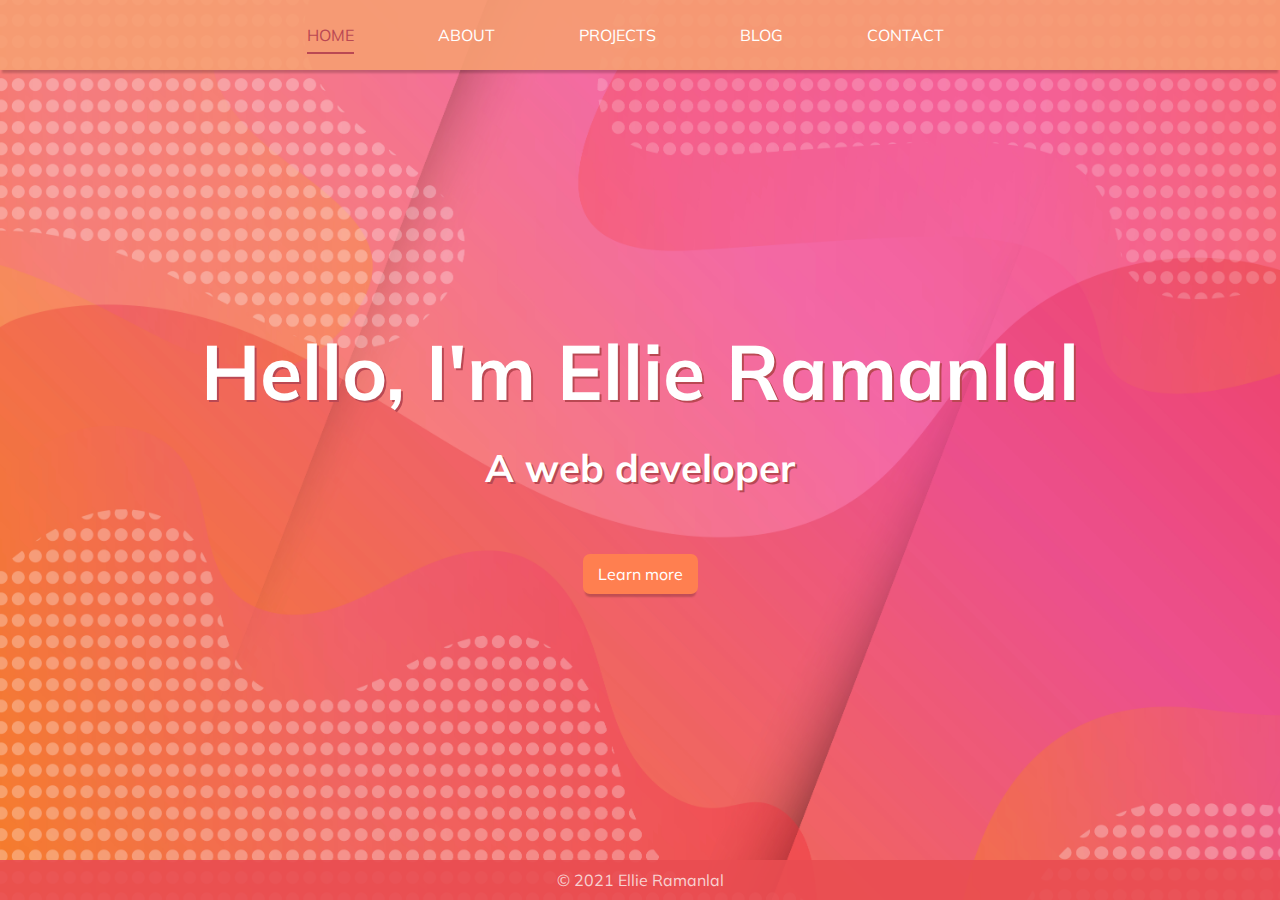
<file: index.html>
<!DOCTYPE html>
<html lang="en">
<head>
    <meta charset="UTF-8">
    <meta http-equiv="X-UA-Compatible" content="IE=edge">
    <meta name="viewport" content="width=device-width, initial-scale=1.0">
    <link rel="stylesheet" type="text/css" href="styles/style.css" integrity="sha256-dE/B58XxLx8MT/kk7cCvzgg24zRgCTwfHvhFJI1jzsI">
    <link href="https://fonts.googleapis.com/css2?family=Mulish:wght@400&display=swap" rel="stylesheet">
    <link rel="apple-touch-icon" sizes="180x180" href="images/apple-touch-icon.png">
    <link rel="icon" type="image/png" sizes="32x32" href="images/favicon-32x32.png">
    <link rel="icon" type="image/png" sizes="16x16" href="images/favicon-16x16.png">
    <link rel="manifest" href="images/site.webmanifest">
    <title>Ellie Ramanlal | Web Developer</title>
</head>

<body>

    <div class="page-container">

        <div class="content-wrap">

            <!-- navigation bar -->
            
            <header>
                <nav class="nav">
                    <label for="toggle">&#9776</label>
                    <input type="checkbox" id="toggle">
                    <div class="menu">
                        <a class="active" href="index.html">Home</a>
                        <a href="about.html">About</a>
                        <a href="projects.html">Projects</a>
                        <a href="blog.html">Blog</a>
                        <a href="contact.html">Contact</a>
                    </div>
                </nav>
            </header>

            <!-- page content -->

            <main class="home-content">
                <h1>Hello, I'm Ellie Ramanlal</h1>
                <h2>A web developer</h2>
                <!-- button linking to next page -->
                <a class="page-link" href="about.html">Learn more</a>
            </main>

        </div>

        <!-- footer -->

        <footer class="footer">
            <p>© 2021 Ellie Ramanlal</p>
        </footer>
    
    </div>   

</body>
</html>
</file>
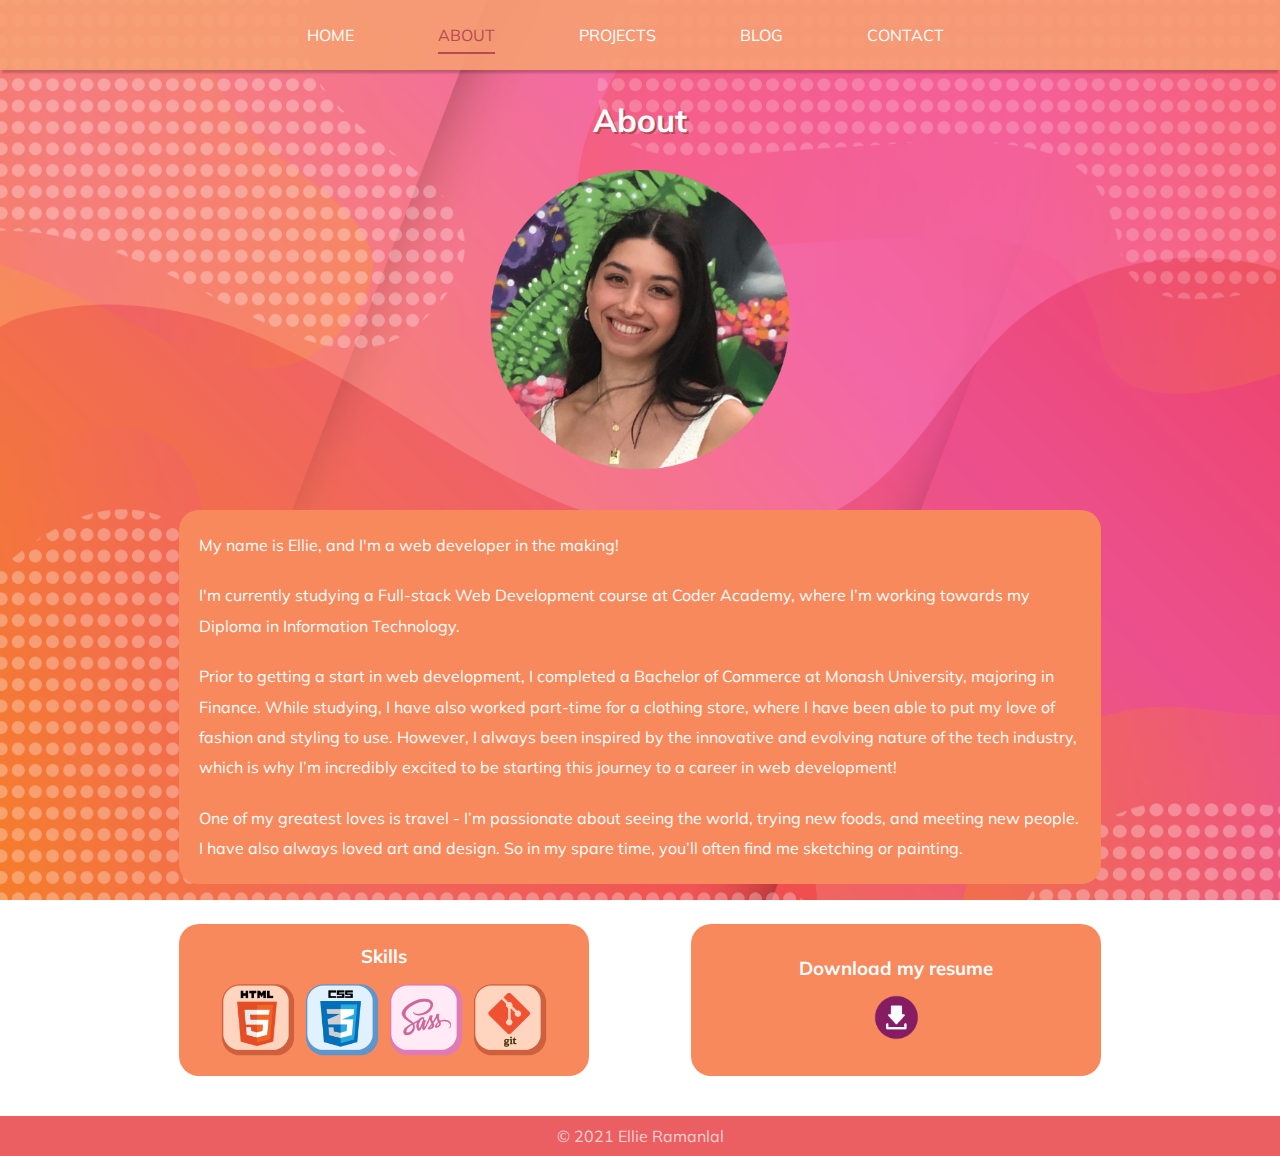
<file: about.html>
<!DOCTYPE html>
<html lang="en">
  <head>
    <meta charset="UTF-8">
    <meta http-equiv="X-UA-Compatible" content="IE=edge">
    <meta name="viewport" content="width=device-width, initial-scale=1.0">
    <link rel="stylesheet" type="text/css" href="styles/style.css" integrity="sha256-dE/B58XxLx8MT/kk7cCvzgg24zRgCTwfHvhFJI1jzsI">
    <link href="https://fonts.googleapis.com/css2?family=Mulish:wght@400&display=swap" rel="stylesheet">
    <link rel="apple-touch-icon" sizes="180x180" href="images/apple-touch-icon.png">
    <link rel="icon" type="image/png" sizes="32x32" href="images/favicon-32x32.png">
    <link rel="icon" type="image/png" sizes="16x16" href="images/favicon-16x16.png">
    <link rel="manifest" href="images/site.webmanifest">
    <title>About</title>
  </head>

  <body>

    <div class="page-container">
      
        <div class="content-wrap">

            <!-- navigation bar -->

            <header>
                <nav class="nav">
                    <label for="toggle">&#9776</label>
                    <input type="checkbox" id="toggle">
                    <div class="menu">
                        <a href="index.html">Home</a>
                        <a class="active" href="about.html">About</a>
                        <a href="projects.html">Projects</a>
                        <a href="blog.html">Blog</a>
                        <a href="contact.html">Contact</a>
                    </div>
                </nav>
            </header>

            <!-- page content -->

            <main>
                <h1 class="main-title">About</h1>

                <!-- bio section -->
                
                <section class="profile">

                    <img src="images/profile-pic.png" alt="profile pic">
                    
                    <div class="bio">
                        <p>My name is Ellie, and I'm a web developer in the making! </p>
                        <p>I'm currently studying a Full-stack Web Development course at Coder Academy, where I’m working towards my Diploma in Information Technology.</p>
                        <p>Prior to getting a start in web development, I completed a Bachelor of Commerce at Monash University, majoring in Finance. While studying, I have also worked part-time for a clothing store, where I have been able to put my love of fashion and styling to use. However, I always been inspired by the innovative and evolving nature of the tech industry, which is why I’m incredibly excited to be starting this journey to a career in web development!</p>
                        <p>One of my greatest loves is travel - I’m passionate about seeing the world, trying new foods, and meeting new people. I have also always loved art and design. So in my spare time, you’ll often find me sketching or painting.</p>
                    </div>
                    
                </section>

                <section class="experience">

                    <!-- skills list -->

                    <div class="skills">
                        <h3>Skills</h3>

                        <div class="skill-icons">
                            <img src="images/html-icon.png" alt="html icon">
                            <img src="images/css-icon.png" alt="css icon">
                            <img src="images/sass-icon.png" alt="sass icon">
                            <img src="images/git-icon.png" alt="git icon">
                        </div>
                    </div>

                    <!-- resume download -->

                    <div class="resume">
                        <h3>Download my resume</h3>
                        <a href="pdf/ellieramanlal_resume.pdf" download><img src="images/download.png" alt="download icon"></a>
                    </div>

                </section>

            </main>
        </div>

        <!-- footer -->

        <footer class="footer">
            <p>© 2021 Ellie Ramanlal</p>
        </footer>

    </div>

  </body>
</html>
</file>
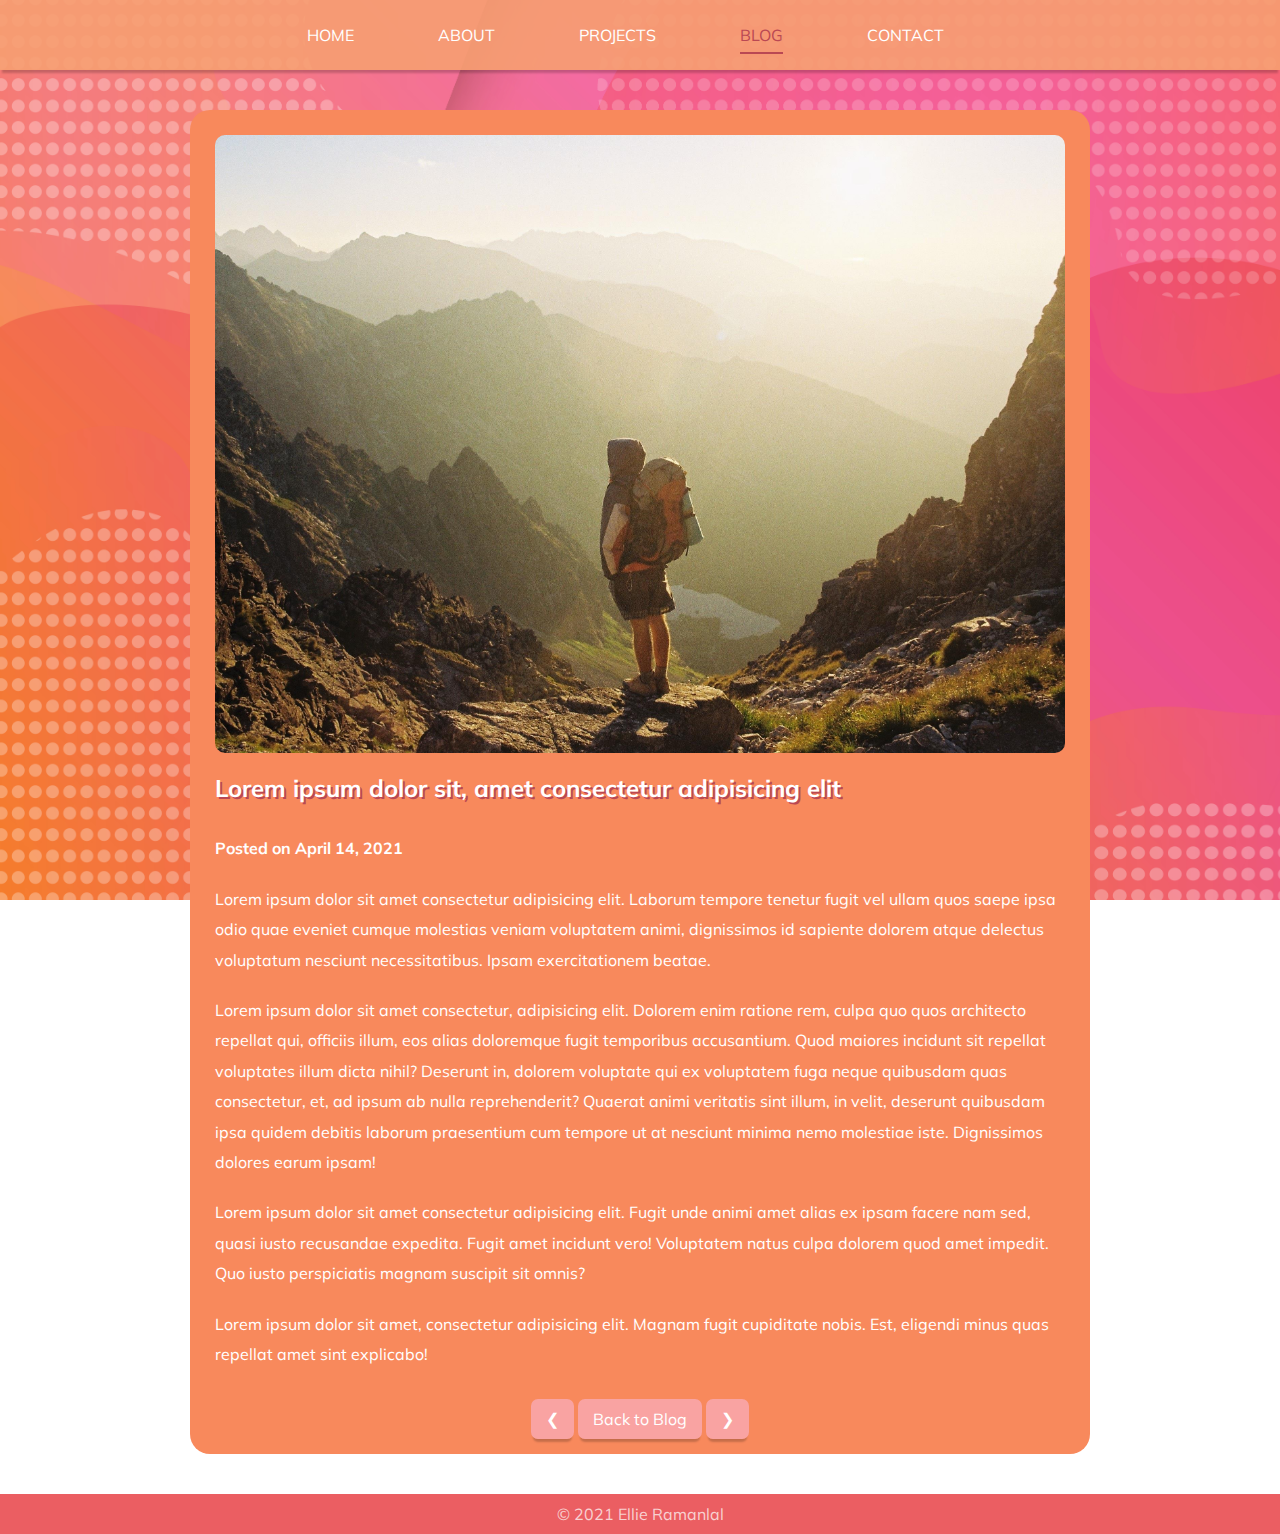
<file: blog-post-1.html>
<!DOCTYPE html>
<html lang="en">
<head>
    <meta charset="UTF-8">
    <meta http-equiv="X-UA-Compatible" content="IE=edge">
    <meta name="viewport" content="width=device-width, initial-scale=1.0">
    <link rel="stylesheet" type="text/css" href="styles/style.css" integrity="sha256-dE/B58XxLx8MT/kk7cCvzgg24zRgCTwfHvhFJI1jzsI">
    <link href="https://fonts.googleapis.com/css2?family=Mulish:wght@400&display=swap" rel="stylesheet">
    <link rel="apple-touch-icon" sizes="180x180" href="images/apple-touch-icon.png">
    <link rel="icon" type="image/png" sizes="32x32" href="images/favicon-32x32.png">
    <link rel="icon" type="image/png" sizes="16x16" href="images/favicon-16x16.png">
    <link rel="manifest" href="images/site.webmanifest">
    <title>Blog Post 1</title>
</head>

<body>

    <div class="page-container">

        <div class="content-wrap">

            <!-- navigation bar -->

            <header>
                <nav class="nav">
                    <label for="toggle">&#9776</label>
                    <input type="checkbox" id="toggle">
                    <div class="menu">
                        <a href="index.html">Home</a>
                        <a href="about.html">About</a>
                        <a href="projects.html">Projects</a>
                        <a class="active" href="blog.html">Blog</a>
                        <a href="contact.html">Contact</a>
                    </div>
                </nav>
            </header>

            <!-- page content -->

            <main>

                <!-- blog image and full text -->

                <article class="blog-content">
                    <img src="images/blog1.jpeg" alt="blog post image">
                    <h2>Lorem ipsum dolor sit, amet consectetur adipisicing elit</h2>
                    <p class="date-posted">Posted on April 14, 2021</p>
                    <p>Lorem ipsum dolor sit amet consectetur adipisicing elit. Laborum tempore tenetur fugit vel ullam quos saepe ipsa odio quae eveniet cumque molestias veniam voluptatem animi, dignissimos id sapiente dolorem atque delectus voluptatum nesciunt necessitatibus. Ipsam exercitationem beatae.</p>
                    <p>Lorem ipsum dolor sit amet consectetur, adipisicing elit. Dolorem enim ratione rem, culpa quo quos architecto repellat qui, officiis illum, eos alias doloremque fugit temporibus accusantium. Quod maiores incidunt sit repellat voluptates illum dicta nihil? Deserunt in, dolorem voluptate qui ex voluptatem fuga neque quibusdam quas consectetur, et, ad ipsum ab nulla reprehenderit? Quaerat animi veritatis sint illum, in velit, deserunt quibusdam ipsa quidem debitis laborum praesentium cum tempore ut at nesciunt minima nemo molestiae iste. Dignissimos dolores earum ipsam!</p>
                    <p>Lorem ipsum dolor sit amet consectetur adipisicing elit. Fugit unde animi amet alias ex ipsam facere nam sed, quasi iusto recusandae expedita. Fugit amet incidunt vero! Voluptatem natus culpa dolorem quod amet impedit. Quo iusto perspiciatis magnam suscipit sit omnis?</p>
                    <p>Lorem ipsum dolor sit amet, consectetur adipisicing elit. Magnam fugit cupiditate nobis. Est, eligendi minus quas repellat amet sint explicabo!</p>
                    
                    <!-- nav buttons for next/prev blog or back to main blog page -->

                    <div class="blog-nav">
                        <a class="read-more" href="blog-post-5.html">❮</a>
                        <a class="read-more" href="blog.html">Back to Blog</a>
                        <a class="read-more" href="blog-post-2.html">❯</a>
                    </div>
                </article>

            </main>

        </div>

        <!-- footer -->

        <footer class="footer">
            <p>© 2021 Ellie Ramanlal</p>
        </footer>
    
    </div>   

</body>
</html>
</file>
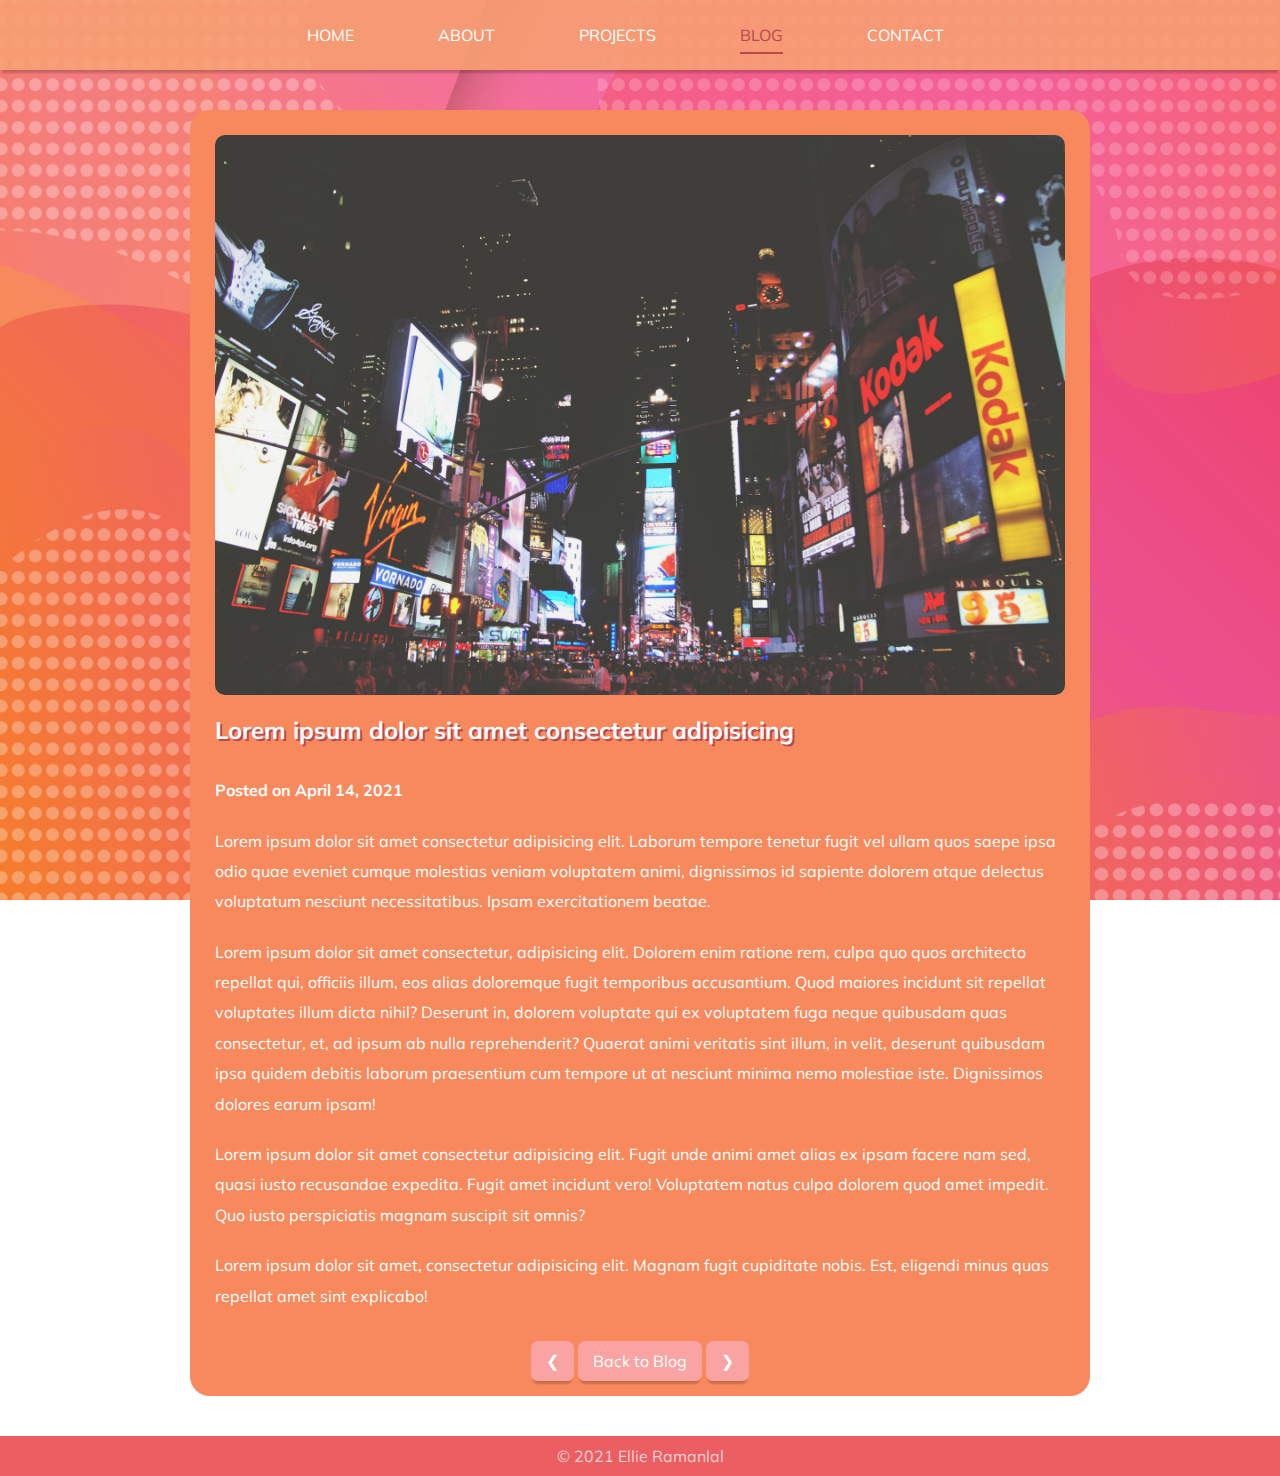
<file: blog-post-2.html>
<!DOCTYPE html>
<html lang="en">
<head>
    <meta charset="UTF-8">
    <meta http-equiv="X-UA-Compatible" content="IE=edge">
    <meta name="viewport" content="width=device-width, initial-scale=1.0">
    <link rel="stylesheet" type="text/css" href="styles/style.css" integrity="sha256-dE/B58XxLx8MT/kk7cCvzgg24zRgCTwfHvhFJI1jzsI">
    <link href="https://fonts.googleapis.com/css2?family=Mulish:wght@400&display=swap" rel="stylesheet">
    <link rel="apple-touch-icon" sizes="180x180" href="images/apple-touch-icon.png">
    <link rel="icon" type="image/png" sizes="32x32" href="images/favicon-32x32.png">
    <link rel="icon" type="image/png" sizes="16x16" href="images/favicon-16x16.png">
    <link rel="manifest" href="images/site.webmanifest">
    <title>Blog Post 2</title>
</head>

<body>

    <div class="page-container">

        <div class="content-wrap">

            <!-- navigation bar -->

            <header>
                <nav class="nav">
                    <label for="toggle">&#9776</label>
                    <input type="checkbox" id="toggle">
                    <div class="menu">
                        <a href="index.html">Home</a>
                        <a href="about.html">About</a>
                        <a href="projects.html">Projects</a>
                        <a class="active" href="blog.html">Blog</a>
                        <a href="contact.html">Contact</a>
                    </div>
                </nav>
            </header>

            <!-- page content -->

            <main>

                <!-- blog image and full text -->

                <article class="blog-content">
                    <img src="images/blog2.jpeg" alt="blog post image">
                    <h2>Lorem ipsum dolor sit amet consectetur adipisicing</h2>
                    <p class="date-posted">Posted on April 14, 2021</p>
                    <p>Lorem ipsum dolor sit amet consectetur adipisicing elit. Laborum tempore tenetur fugit vel ullam quos saepe ipsa odio quae eveniet cumque molestias veniam voluptatem animi, dignissimos id sapiente dolorem atque delectus voluptatum nesciunt necessitatibus. Ipsam exercitationem beatae.</p>
                    <p>Lorem ipsum dolor sit amet consectetur, adipisicing elit. Dolorem enim ratione rem, culpa quo quos architecto repellat qui, officiis illum, eos alias doloremque fugit temporibus accusantium. Quod maiores incidunt sit repellat voluptates illum dicta nihil? Deserunt in, dolorem voluptate qui ex voluptatem fuga neque quibusdam quas consectetur, et, ad ipsum ab nulla reprehenderit? Quaerat animi veritatis sint illum, in velit, deserunt quibusdam ipsa quidem debitis laborum praesentium cum tempore ut at nesciunt minima nemo molestiae iste. Dignissimos dolores earum ipsam!</p>
                    <p>Lorem ipsum dolor sit amet consectetur adipisicing elit. Fugit unde animi amet alias ex ipsam facere nam sed, quasi iusto recusandae expedita. Fugit amet incidunt vero! Voluptatem natus culpa dolorem quod amet impedit. Quo iusto perspiciatis magnam suscipit sit omnis?</p>
                    <p>Lorem ipsum dolor sit amet, consectetur adipisicing elit. Magnam fugit cupiditate nobis. Est, eligendi minus quas repellat amet sint explicabo!</p>

                    <!-- nav buttons for next/prev blog or back to main blog page -->

                    <div class="blog-nav">
                        <a class="read-more" href="blog-post-1.html">❮</a>
                        <a class="read-more" href="blog.html">Back to Blog</a>
                        <a class="read-more" href="blog-post-3.html">❯</a>
                    </div>
                </article>

            </main>

        </div>

        <!-- footer -->

        <footer class="footer">
            <p>© 2021 Ellie Ramanlal</p>
        </footer>
    
    </div>   

</body>
</html>
</file>
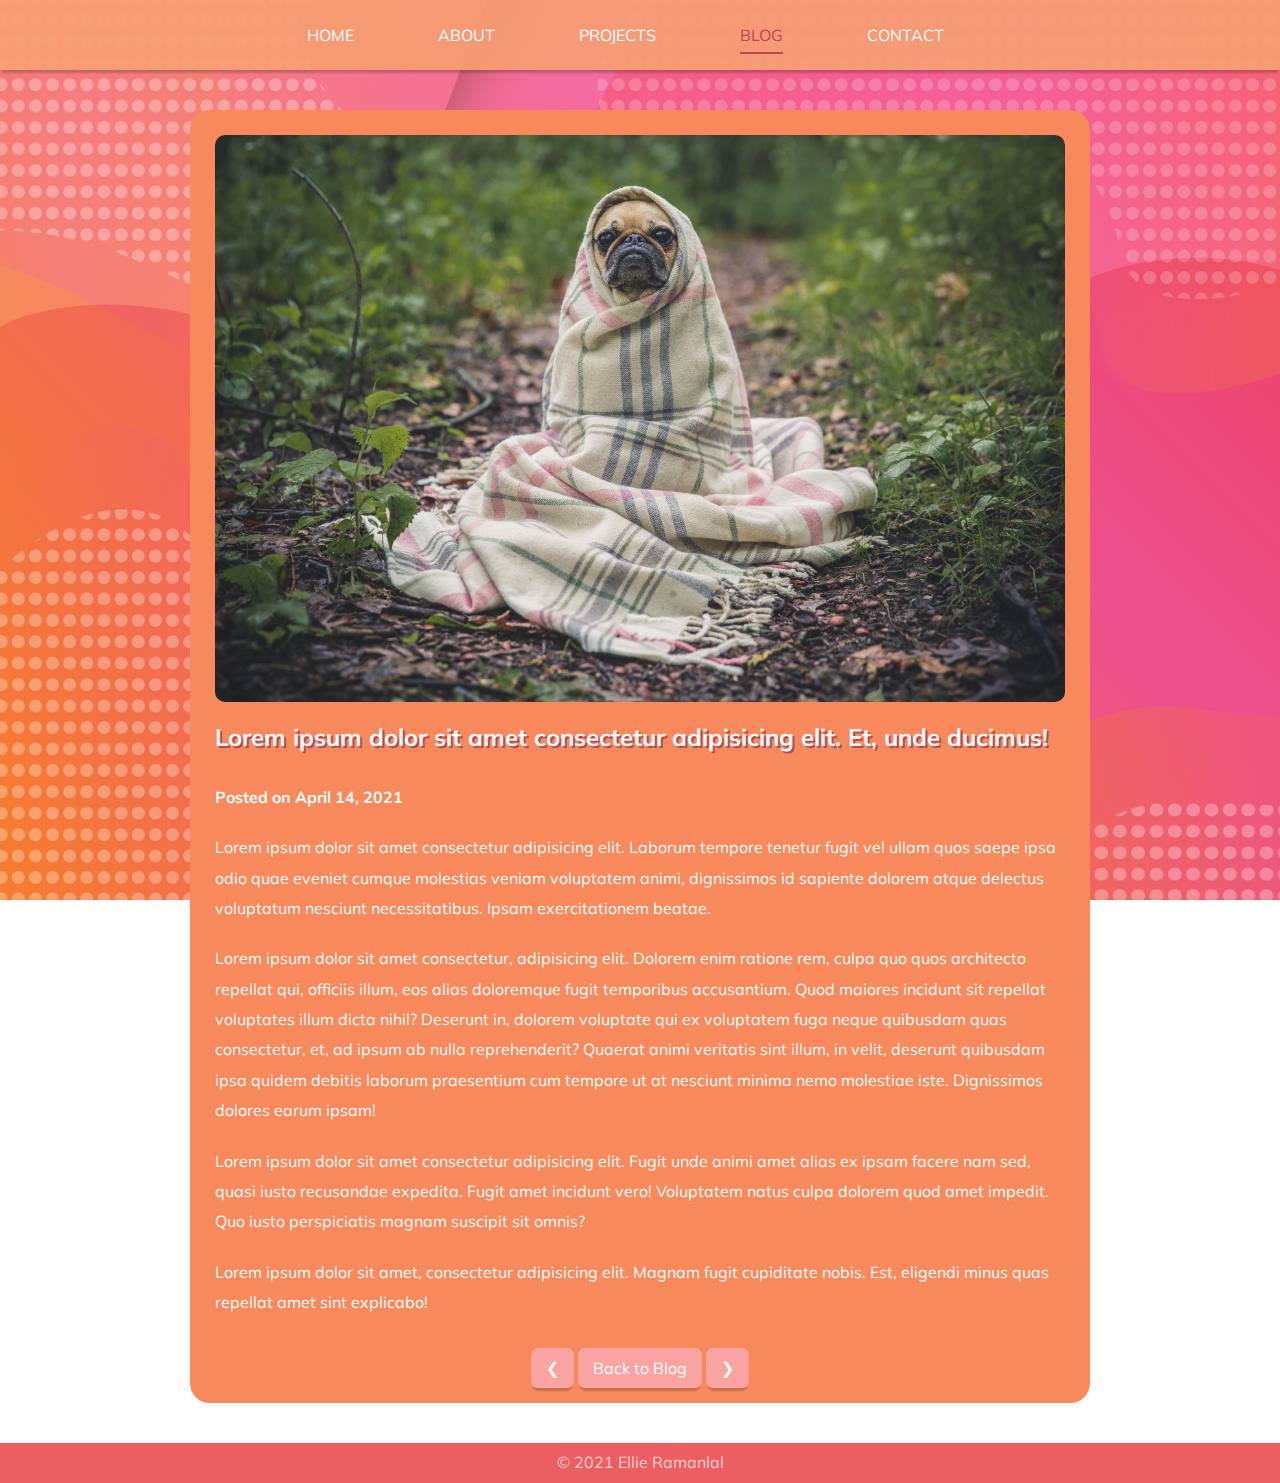
<file: blog-post-3.html>
<!DOCTYPE html>
<html lang="en">
<head>
    <meta charset="UTF-8">
    <meta http-equiv="X-UA-Compatible" content="IE=edge">
    <meta name="viewport" content="width=device-width, initial-scale=1.0">
    <link rel="stylesheet" type="text/css" href="styles/style.css" integrity="sha256-dE/B58XxLx8MT/kk7cCvzgg24zRgCTwfHvhFJI1jzsI">
    <link href="https://fonts.googleapis.com/css2?family=Mulish:wght@400&display=swap" rel="stylesheet">
    <link rel="apple-touch-icon" sizes="180x180" href="images/apple-touch-icon.png">
    <link rel="icon" type="image/png" sizes="32x32" href="images/favicon-32x32.png">
    <link rel="icon" type="image/png" sizes="16x16" href="images/favicon-16x16.png">
    <link rel="manifest" href="images/site.webmanifest">
    <title>Blog Post 3</title>
</head>

<body>

    <div class="page-container">

        <div class="content-wrap">

            <!-- navigation bar -->

            <header>
                <nav class="nav">
                    <label for="toggle">&#9776</label>
                    <input type="checkbox" id="toggle">
                    <div class="menu">
                        <a href="index.html">Home</a>
                        <a href="about.html">About</a>
                        <a href="projects.html">Projects</a>
                        <a class="active" href="blog.html">Blog</a>
                        <a href="contact.html">Contact</a>
                    </div>
                </nav>
            </header>

            <!-- page content -->

            <main>

                <!-- blog image and full text -->

                <article class="blog-content">
                    <img src="images/blog3.jpeg" alt="blog post image">
                    <h2>Lorem ipsum dolor sit amet consectetur adipisicing elit. Et, unde ducimus!</h2>
                    <p class="date-posted">Posted on April 14, 2021</p>
                    <p>Lorem ipsum dolor sit amet consectetur adipisicing elit. Laborum tempore tenetur fugit vel ullam quos saepe ipsa odio quae eveniet cumque molestias veniam voluptatem animi, dignissimos id sapiente dolorem atque delectus voluptatum nesciunt necessitatibus. Ipsam exercitationem beatae.</p>
                    <p>Lorem ipsum dolor sit amet consectetur, adipisicing elit. Dolorem enim ratione rem, culpa quo quos architecto repellat qui, officiis illum, eos alias doloremque fugit temporibus accusantium. Quod maiores incidunt sit repellat voluptates illum dicta nihil? Deserunt in, dolorem voluptate qui ex voluptatem fuga neque quibusdam quas consectetur, et, ad ipsum ab nulla reprehenderit? Quaerat animi veritatis sint illum, in velit, deserunt quibusdam ipsa quidem debitis laborum praesentium cum tempore ut at nesciunt minima nemo molestiae iste. Dignissimos dolores earum ipsam!</p>
                    <p>Lorem ipsum dolor sit amet consectetur adipisicing elit. Fugit unde animi amet alias ex ipsam facere nam sed, quasi iusto recusandae expedita. Fugit amet incidunt vero! Voluptatem natus culpa dolorem quod amet impedit. Quo iusto perspiciatis magnam suscipit sit omnis?</p>
                    <p>Lorem ipsum dolor sit amet, consectetur adipisicing elit. Magnam fugit cupiditate nobis. Est, eligendi minus quas repellat amet sint explicabo!</p>

                    <!-- nav buttons for next/prev blog or back to main blog page -->

                    <div class="blog-nav">
                        <a class="read-more" href="blog-post-2.html">❮</a>
                        <a class="read-more" href="blog.html">Back to Blog</a>
                        <a class="read-more" href="blog-post-4.html">❯</a>
                    </div>
                </article>

            </main>

        </div>

        <!-- footer -->

        <footer class="footer">
            <p>© 2021 Ellie Ramanlal</p>
        </footer>
    
    </div>   

</body>
</html>
</file>
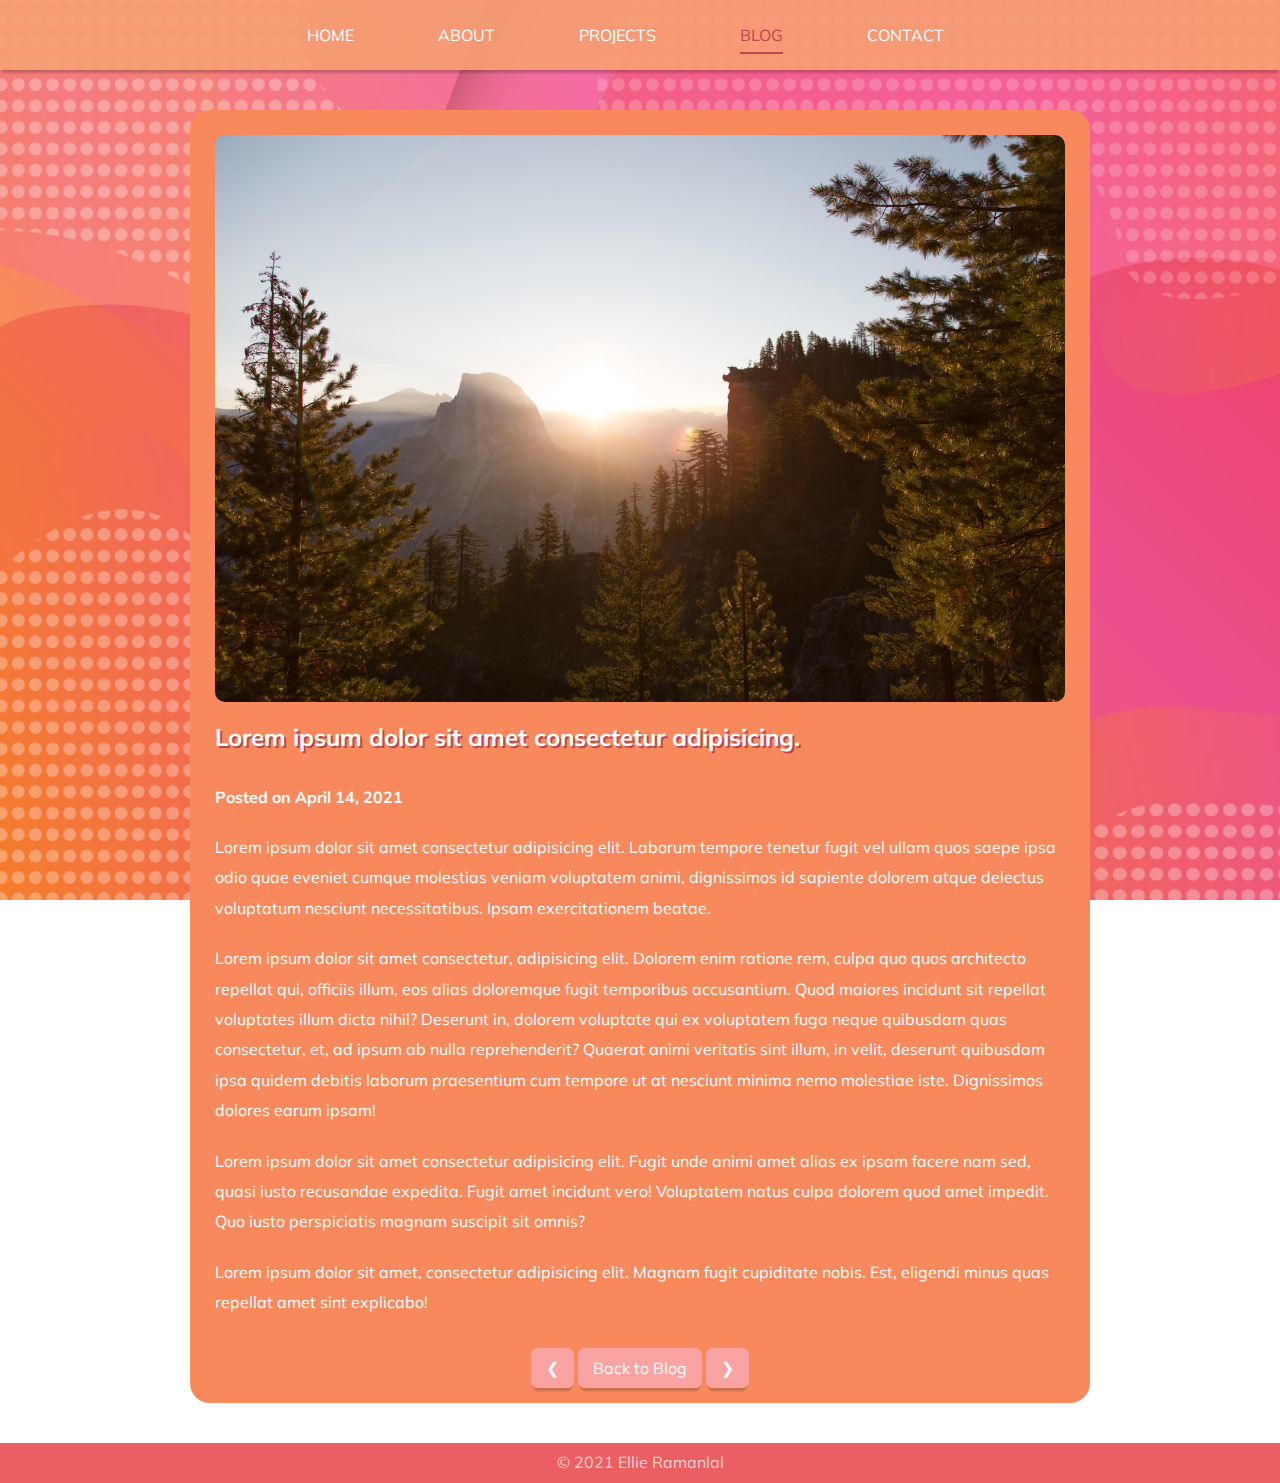
<file: blog-post-4.html>
<!DOCTYPE html>
<html lang="en">
<head>
    <meta charset="UTF-8">
    <meta http-equiv="X-UA-Compatible" content="IE=edge">
    <meta name="viewport" content="width=device-width, initial-scale=1.0">
    <link rel="stylesheet" type="text/css" href="styles/style.css" integrity="sha256-dE/B58XxLx8MT/kk7cCvzgg24zRgCTwfHvhFJI1jzsI">
    <link href="https://fonts.googleapis.com/css2?family=Mulish:wght@400&display=swap" rel="stylesheet">
    <link rel="apple-touch-icon" sizes="180x180" href="images/apple-touch-icon.png">
    <link rel="icon" type="image/png" sizes="32x32" href="images/favicon-32x32.png">
    <link rel="icon" type="image/png" sizes="16x16" href="images/favicon-16x16.png">
    <link rel="manifest" href="images/site.webmanifest">
    <title>Blog Post 4</title>
</head>

<body>

    <div class="page-container">

        <div class="content-wrap">

            <!-- navigation bar -->

            <header>
                <nav class="nav">
                    <label for="toggle">&#9776</label>
                    <input type="checkbox" id="toggle">
                    <div class="menu">
                        <a href="index.html">Home</a>
                        <a href="about.html">About</a>
                        <a href="projects.html">Projects</a>
                        <a class="active" href="blog.html">Blog</a>
                        <a href="contact.html">Contact</a>
                    </div>
                </nav>
            </header>
            
            <!-- page content -->

            <main>

                <!-- blog image and full text -->

                <article class="blog-content">
                    <img src="images/blog4.jpeg" alt="blog post image">
                    <h2>Lorem ipsum dolor sit amet consectetur adipisicing.</h2>
                    <p class="date-posted">Posted on April 14, 2021</p>
                    <p>Lorem ipsum dolor sit amet consectetur adipisicing elit. Laborum tempore tenetur fugit vel ullam quos saepe ipsa odio quae eveniet cumque molestias veniam voluptatem animi, dignissimos id sapiente dolorem atque delectus voluptatum nesciunt necessitatibus. Ipsam exercitationem beatae.</p>
                    <p>Lorem ipsum dolor sit amet consectetur, adipisicing elit. Dolorem enim ratione rem, culpa quo quos architecto repellat qui, officiis illum, eos alias doloremque fugit temporibus accusantium. Quod maiores incidunt sit repellat voluptates illum dicta nihil? Deserunt in, dolorem voluptate qui ex voluptatem fuga neque quibusdam quas consectetur, et, ad ipsum ab nulla reprehenderit? Quaerat animi veritatis sint illum, in velit, deserunt quibusdam ipsa quidem debitis laborum praesentium cum tempore ut at nesciunt minima nemo molestiae iste. Dignissimos dolores earum ipsam!</p>
                    <p>Lorem ipsum dolor sit amet consectetur adipisicing elit. Fugit unde animi amet alias ex ipsam facere nam sed, quasi iusto recusandae expedita. Fugit amet incidunt vero! Voluptatem natus culpa dolorem quod amet impedit. Quo iusto perspiciatis magnam suscipit sit omnis?</p>
                    <p>Lorem ipsum dolor sit amet, consectetur adipisicing elit. Magnam fugit cupiditate nobis. Est, eligendi minus quas repellat amet sint explicabo!</p>

                    <!-- nav buttons for next/prev blog or back to main blog page -->

                    <div class="blog-nav">
                        <a class="read-more" href="blog-post-3.html">❮</a>
                        <a class="read-more" href="blog.html">Back to Blog</a>
                        <a class="read-more" href="blog-post-5.html">❯</a>
                    </div>
                </article>

            </main>

        </div>

        <!-- footer -->

        <footer class="footer">
            <p>© 2021 Ellie Ramanlal</p>
        </footer>
    
    </div>   

</body>
</html>
</file>
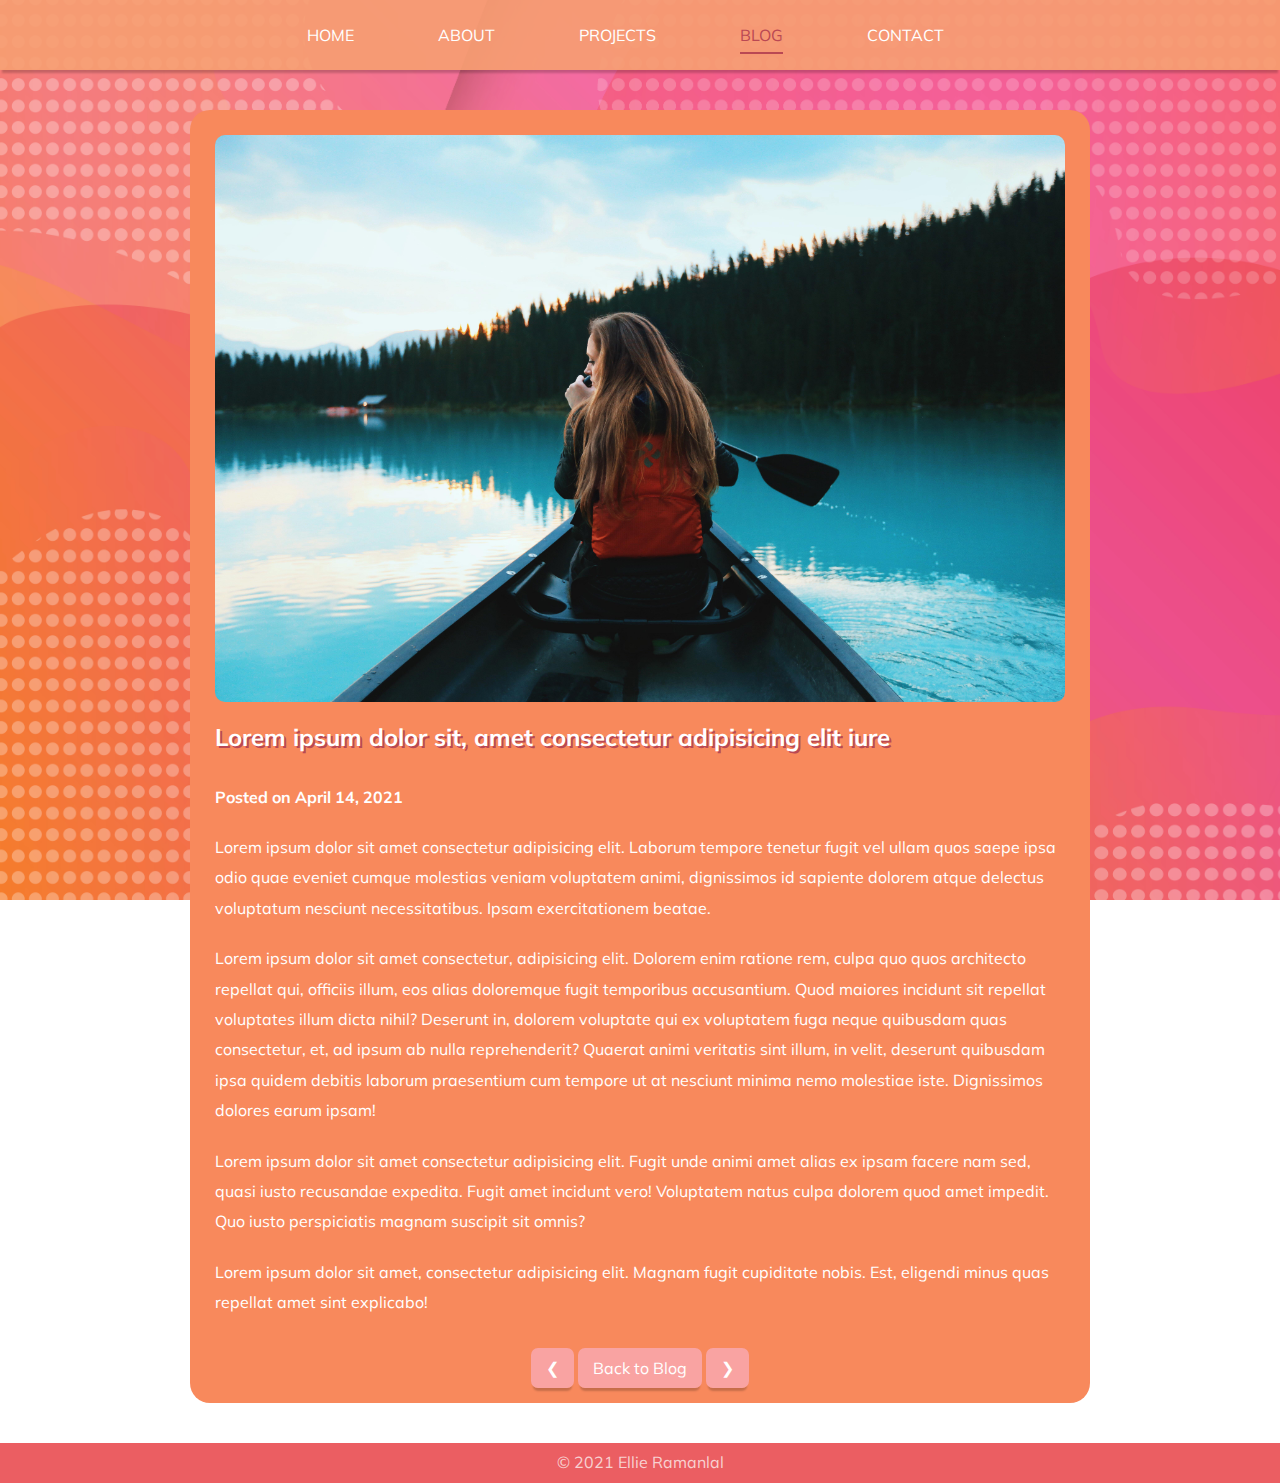
<file: blog-post-5.html>
<!DOCTYPE html>
<html lang="en">
<head>
    <meta charset="UTF-8">
    <meta http-equiv="X-UA-Compatible" content="IE=edge">
    <meta name="viewport" content="width=device-width, initial-scale=1.0">
    <link rel="stylesheet" type="text/css" href="styles/style.css" integrity="sha256-dE/B58XxLx8MT/kk7cCvzgg24zRgCTwfHvhFJI1jzsI">
    <link href="https://fonts.googleapis.com/css2?family=Mulish:wght@400&display=swap" rel="stylesheet">
    <link rel="apple-touch-icon" sizes="180x180" href="images/apple-touch-icon.png">
    <link rel="icon" type="image/png" sizes="32x32" href="images/favicon-32x32.png">
    <link rel="icon" type="image/png" sizes="16x16" href="images/favicon-16x16.png">
    <link rel="manifest" href="images/site.webmanifest">
    <title>Blog Post 5</title>
</head>

<body>

    <div class="page-container">

        <div class="content-wrap">

            <!-- navigation bar -->

            <header>
                <nav class="nav">
                    <label for="toggle">&#9776</label>
                    <input type="checkbox" id="toggle">
                    <div class="menu">
                        <a href="index.html">Home</a>
                        <a href="about.html">About</a>
                        <a href="projects.html">Projects</a>
                        <a class="active" href="blog.html">Blog</a>
                        <a href="contact.html">Contact</a>
                    </div>
                </nav>
            </header>

            <!-- page content -->

            <main>

                <!-- blog image and full text -->

                <article class="blog-content">
                    <img src="images/blog5.jpeg" alt="blog post image">
                    <h2>Lorem ipsum dolor sit, amet consectetur adipisicing elit iure</h2>
                    <p class="date-posted">Posted on April 14, 2021</p>
                    <p>Lorem ipsum dolor sit amet consectetur adipisicing elit. Laborum tempore tenetur fugit vel ullam quos saepe ipsa odio quae eveniet cumque molestias veniam voluptatem animi, dignissimos id sapiente dolorem atque delectus voluptatum nesciunt necessitatibus. Ipsam exercitationem beatae.</p>
                    <p>Lorem ipsum dolor sit amet consectetur, adipisicing elit. Dolorem enim ratione rem, culpa quo quos architecto repellat qui, officiis illum, eos alias doloremque fugit temporibus accusantium. Quod maiores incidunt sit repellat voluptates illum dicta nihil? Deserunt in, dolorem voluptate qui ex voluptatem fuga neque quibusdam quas consectetur, et, ad ipsum ab nulla reprehenderit? Quaerat animi veritatis sint illum, in velit, deserunt quibusdam ipsa quidem debitis laborum praesentium cum tempore ut at nesciunt minima nemo molestiae iste. Dignissimos dolores earum ipsam!</p>
                    <p>Lorem ipsum dolor sit amet consectetur adipisicing elit. Fugit unde animi amet alias ex ipsam facere nam sed, quasi iusto recusandae expedita. Fugit amet incidunt vero! Voluptatem natus culpa dolorem quod amet impedit. Quo iusto perspiciatis magnam suscipit sit omnis?</p>
                    <p>Lorem ipsum dolor sit amet, consectetur adipisicing elit. Magnam fugit cupiditate nobis. Est, eligendi minus quas repellat amet sint explicabo!</p>

                    <!-- nav buttons for next/prev blog or back to main blog page -->

                    <div class="blog-nav">
                        <a class="read-more" href="blog-post-4.html">❮</a>
                        <a class="read-more" href="blog.html">Back to Blog</a>
                        <a class="read-more" href="blog-post-1.html">❯</a>
                    </div>
                </article>

            </main>

        </div>

        <!-- footer -->

        <footer class="footer">
            <p>© 2021 Ellie Ramanlal</p>
        </footer>
    
    </div>   

</body>
</html>
</file>
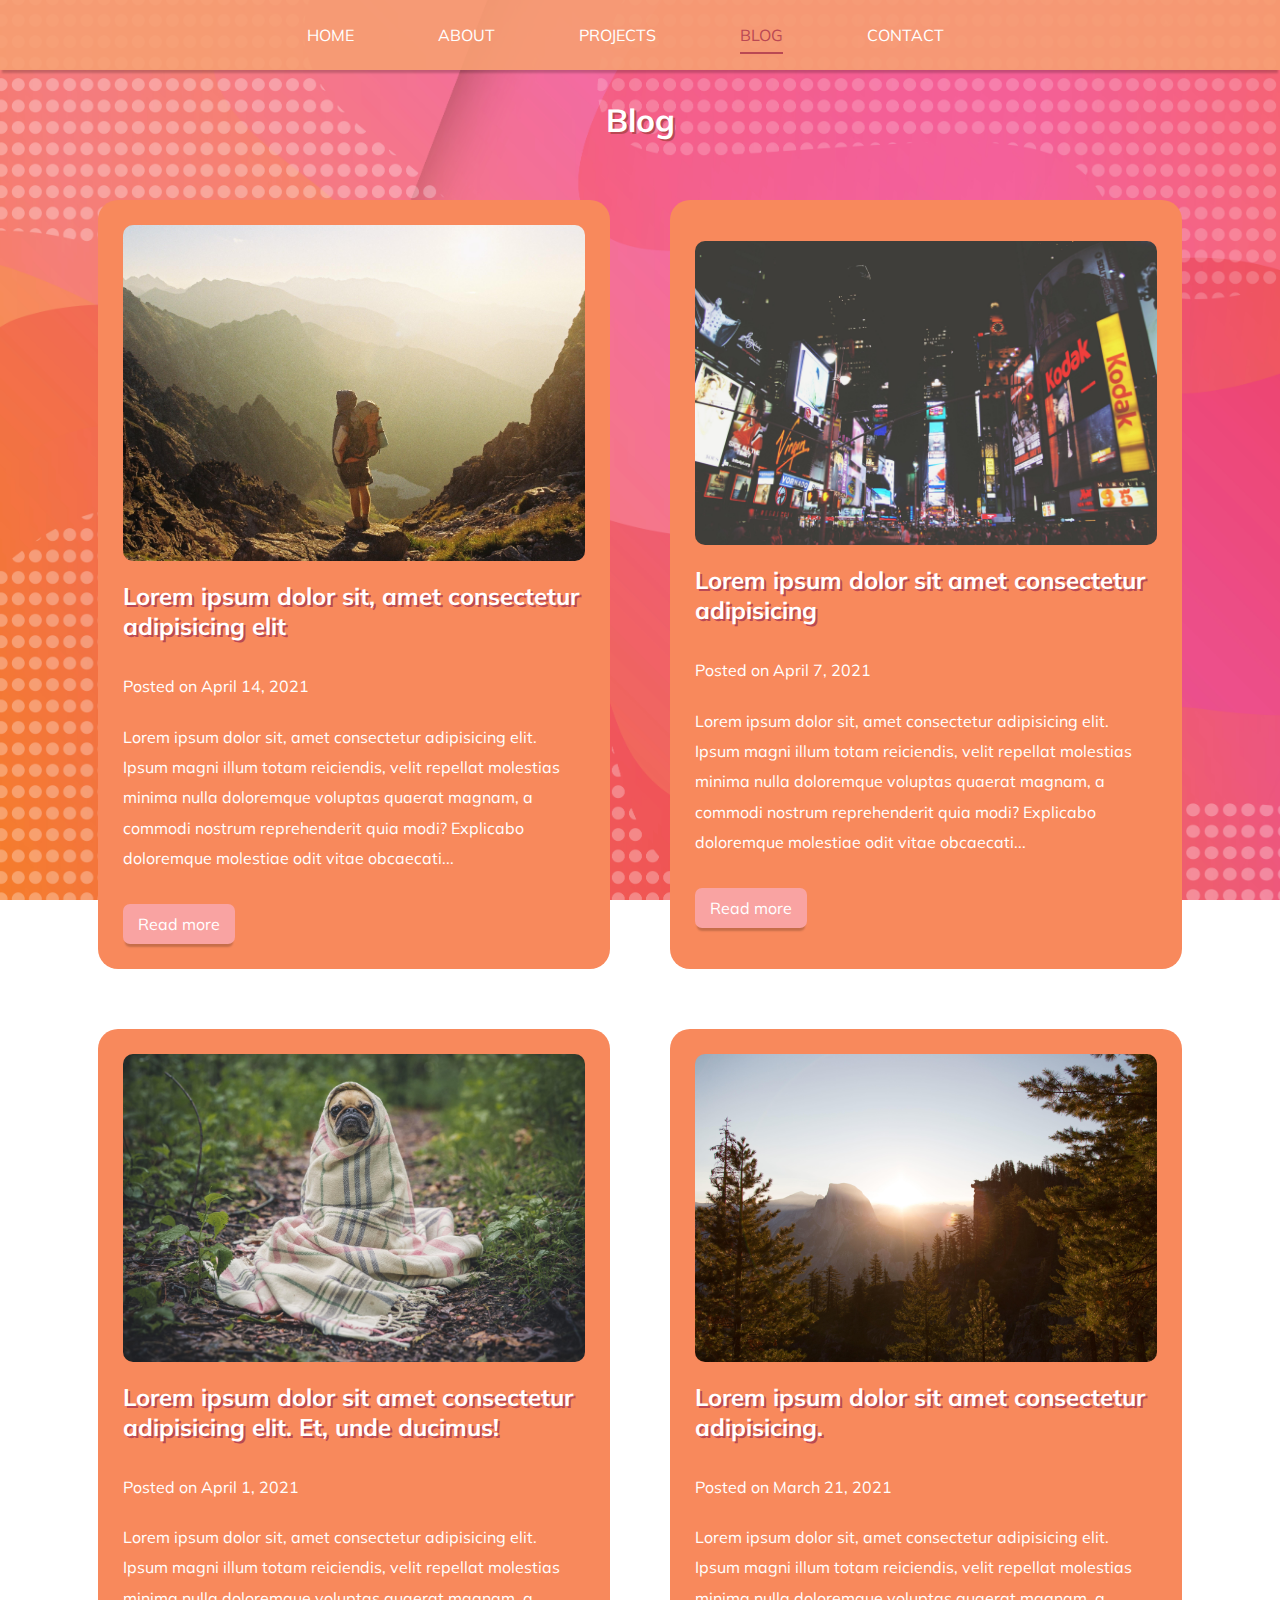
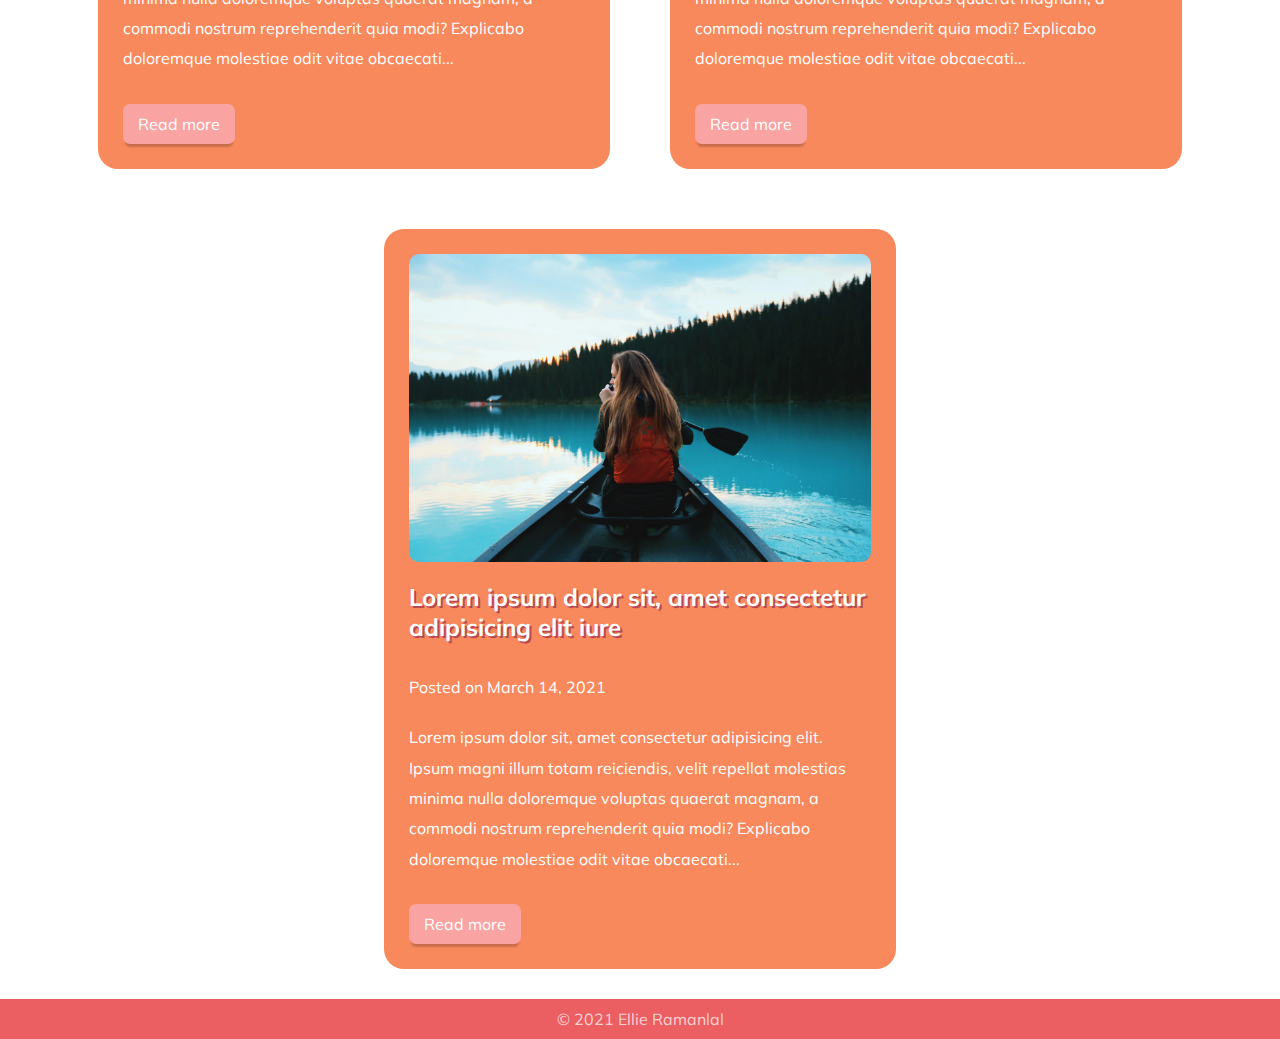
<file: blog.html>
<!DOCTYPE html>
<html lang="en">
  <head>
    <meta charset="UTF-8">
    <meta http-equiv="X-UA-Compatible" content="IE=edge">
    <meta name="viewport" content="width=device-width, initial-scale=1.0">
    <link rel="stylesheet" type="text/css" href="styles/style.css" integrity="sha256-dE/B58XxLx8MT/kk7cCvzgg24zRgCTwfHvhFJI1jzsI">
    <link href="https://fonts.googleapis.com/css2?family=Mulish:wght@400&display=swap" rel="stylesheet">
    <link rel="apple-touch-icon" sizes="180x180" href="images/apple-touch-icon.png">
    <link rel="icon" type="image/png" sizes="32x32" href="images/favicon-32x32.png">
    <link rel="icon" type="image/png" sizes="16x16" href="images/favicon-16x16.png">
    <link rel="manifest" href="images/site.webmanifest">
    <title>Blog</title>
  </head>

  <body>

    <div class="page-container">

        <div class="content-wrap">

            <!-- navigation bar -->

            <header>
                <nav class="nav">
                    <label for="toggle">&#9776</label>
                    <input type="checkbox" id="toggle">
                    <div class="menu">
                        <a href="index.html">Home</a>
                        <a href="about.html">About</a>
                        <a href="projects.html">Projects</a>
                        <a class="active" href="blog.html">Blog</a>
                        <a href="contact.html">Contact</a>
                    </div>
                </nav>
            </header>

            <!-- page content - list of blogs -->

            <main>

                <h1 class="main-title">Blog</h1>

                <div class="blog-container">

                    <!-- blog 1 -->

                    <article class="blog-list">
                        <img src="images/blog1.jpeg" alt="blog placeholder image">
                        <a href="blog-post-1.html"><h2>Lorem ipsum dolor sit, amet consectetur adipisicing elit</h2></a>
                        <p>Posted on April 14, 2021</p>
                        <p>
                        Lorem ipsum dolor sit, amet consectetur adipisicing elit. Ipsum magni
                        illum totam reiciendis, velit repellat molestias minima nulla doloremque
                        voluptas quaerat magnam, a commodi nostrum reprehenderit quia modi?
                        Explicabo doloremque molestiae odit vitae obcaecati...
                        </p>
                        <a class="read-more" href="blog-post-1.html">Read more</a>
                    </article>

                    <!-- blog 2 -->

                    <article class="blog-list">
                        <img src="images/blog2.jpeg" alt="blog placeholder image">
                        <a href="#"><h2>Lorem ipsum dolor sit amet consectetur adipisicing</h2></a>
                        <p>Posted on April 7, 2021</p>
                        <p>
                        Lorem ipsum dolor sit, amet consectetur adipisicing elit. Ipsum magni
                        illum totam reiciendis, velit repellat molestias minima nulla doloremque
                        voluptas quaerat magnam, a commodi nostrum reprehenderit quia modi?
                        Explicabo doloremque molestiae odit vitae obcaecati...
                        </p>
                        <a class="read-more" href="blog-post-2.html">Read more</a>
                    </article>

                    <!-- blog 3 -->

                    <article class="blog-list">
                        <img src="images/blog3.jpeg" alt="blog placeholder image">
                        <a href="#"><h2>Lorem ipsum dolor sit amet consectetur adipisicing elit. Et, unde ducimus!</h2></a>
                        <p>Posted on April 1, 2021</p>
                        <p>
                        Lorem ipsum dolor sit, amet consectetur adipisicing elit. Ipsum magni
                        illum totam reiciendis, velit repellat molestias minima nulla doloremque
                        voluptas quaerat magnam, a commodi nostrum reprehenderit quia modi?
                        Explicabo doloremque molestiae odit vitae obcaecati...
                        </p>
                        <a class="read-more" href="blog-post-3.html">Read more</a>
                    </article>

                    <!-- blog 4 -->

                    <article class="blog-list">
                        <img src="images/blog4.jpeg" alt="blog placeholder image">
                        <a href="#"><h2>Lorem ipsum dolor sit amet consectetur adipisicing.</h2></a>
                        <p>Posted on March 21, 2021</p>
                        <p>
                        Lorem ipsum dolor sit, amet consectetur adipisicing elit. Ipsum magni
                        illum totam reiciendis, velit repellat molestias minima nulla doloremque
                        voluptas quaerat magnam, a commodi nostrum reprehenderit quia modi?
                        Explicabo doloremque molestiae odit vitae obcaecati...
                        </p>
                        <a class="read-more" href="blog-post-4.html">Read more</a>
                    </article>

                    <!-- blog 5 -->

                    <article class="blog-list">
                        <img src="images/blog5.jpeg" alt="blog placeholder image">
                        <a href="#"><h2>Lorem ipsum dolor sit, amet consectetur adipisicing elit iure</h2></a>
                        <p>Posted on March 14, 2021</p>
                        <p>
                        Lorem ipsum dolor sit, amet consectetur adipisicing elit. Ipsum magni
                        illum totam reiciendis, velit repellat molestias minima nulla doloremque
                        voluptas quaerat magnam, a commodi nostrum reprehenderit quia modi?
                        Explicabo doloremque molestiae odit vitae obcaecati...
                        </p>
                        <a class="read-more" href="blog-post-5.html">Read more</a>
                    </article>

                </div>  

            </main>

        </div>

        <!-- footer -->

        <footer class="footer">
            <p>© 2021 Ellie Ramanlal</p>
        </footer>

    </div>

  </body>
</html>
</file>
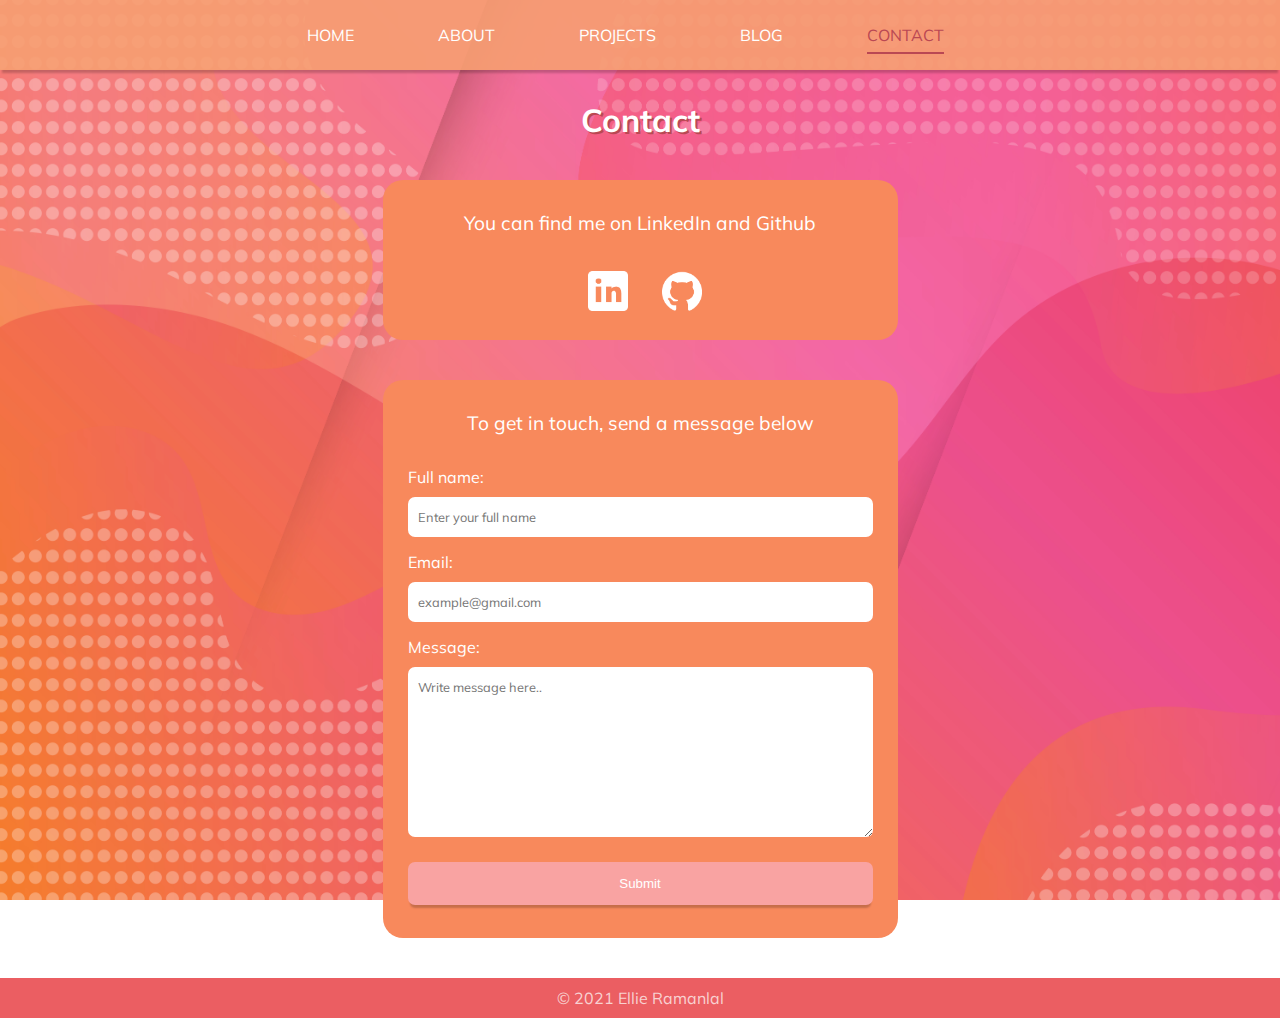
<file: contact.html>
<!DOCTYPE html>
<html lang="en">
<head>
    <meta charset="UTF-8">
    <meta http-equiv="X-UA-Compatible" content="IE=edge">
    <meta name="viewport" content="width=device-width, initial-scale=1.0">
    <link rel="stylesheet" type="text/css" href="styles/style.css" integrity="sha256-dE/B58XxLx8MT/kk7cCvzgg24zRgCTwfHvhFJI1jzsI">
    <link href="https://fonts.googleapis.com/css2?family=Mulish:wght@400&display=swap" rel="stylesheet">
    <link rel="apple-touch-icon" sizes="180x180" href="images/apple-touch-icon.png">
    <link rel="icon" type="image/png" sizes="32x32" href="images/favicon-32x32.png">
    <link rel="icon" type="image/png" sizes="16x16" href="images/favicon-16x16.png">
    <link rel="manifest" href="images/site.webmanifest">
    <title>Contact</title>
    
</head>

<body>

    <div class="page-container">

        <div class="content-wrap">

            <!-- navigation bar -->

            <header>
                <nav class="nav">
                    <label for="toggle">&#9776</label>
                    <input type="checkbox" id="toggle">
                    <div class="menu">
                        <a href="index.html">Home</a>
                        <a href="about.html">About</a>
                        <a href="projects.html">Projects</a>
                        <a href="blog.html">Blog</a>
                        <a class="active" href="contact.html">Contact</a>
                    </div>
                </nav>
            </header>

            <!-- page content -->

            <main>

                <h1 class="main-title">Contact</h1>

                <!-- social links section -->

                <div class="socials">
                    <p>You can find me on LinkedIn and Github</p>
                    <div class="icon-container">
                        <a href="https://www.linkedin.com/in/ellie-ramanlal-b41192210/" target="_blank"><img src="images/linkedin-logo.png"></a>
                        <a href="https://github.com/EllieRamanlal" target="_blank"><img src="images/github-logo.png"></a>
                    </div>
                </div>

                <!-- message form -->

                <div class="message-form">
                    <p>To get in touch, send a message below</p>
                
                    <form action="https://formspree.io/f/xyylzbbe" method="POST">
                        <label for="fullname">Full name:</label>
                        <input type="text" id="fullname" name="fullname" placeholder="Enter your full name" required>

                        <label for="email">Email:</label>
                        <input type="email" id="email" placeholder="example@gmail.com" required>

                        <label for="message">Message:</label>
                        <textarea id="message" name="message" placeholder="Write message here.." style="height:170px" required></textarea>

                        <input type="submit" value="Submit">
                    </form>
                </div>
            </main>
        </div>

        <!-- footer -->

        <footer class="footer">
            <p>© 2021 Ellie Ramanlal</p>
        </footer>

    </div>

</body>
</html>
</file>
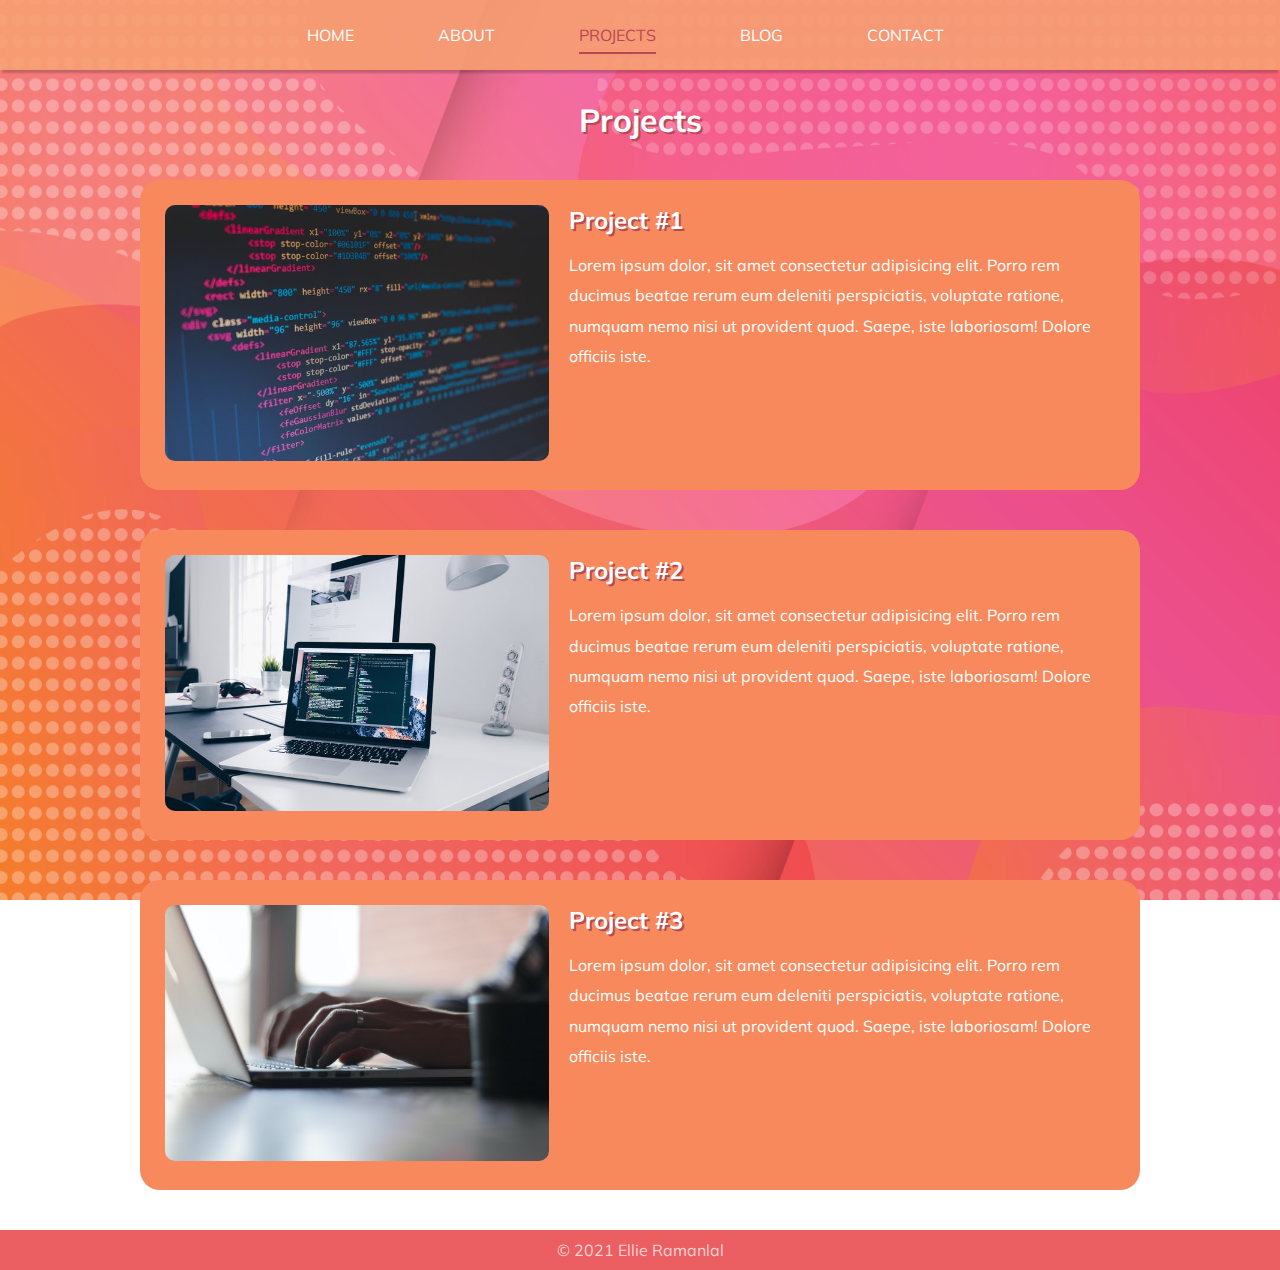
<file: projects.html>
<!DOCTYPE html>
<html lang="en">
<head>
    <meta charset="UTF-8">
    <meta http-equiv="X-UA-Compatible" content="IE=edge">
    <meta name="viewport" content="width=device-width, initial-scale=1.0">
    <link rel="stylesheet" type="text/css" href="styles/style.css" integrity="sha256-dE/B58XxLx8MT/kk7cCvzgg24zRgCTwfHvhFJI1jzsI">
    <link href="https://fonts.googleapis.com/css2?family=Mulish:wght@400&display=swap" rel="stylesheet">
    <link rel="apple-touch-icon" sizes="180x180" href="images/apple-touch-icon.png">
    <link rel="icon" type="image/png" sizes="32x32" href="images/favicon-32x32.png">
    <link rel="icon" type="image/png" sizes="16x16" href="images/favicon-16x16.png">
    <link rel="manifest" href="images/site.webmanifest">
    <title>Projects</title>
</head>

<body>
    <div class="page-container">

        <div class="content-wrap">

            <!-- navigation bar -->

            <header>
                <nav class="nav">
                    <label for="toggle">&#9776</label>
                    <input type="checkbox" id="toggle">
                    <div class="menu">
                        <a href="index.html">Home</a>
                        <a href="about.html">About</a>
                        <a class="active" href="projects.html">Projects</a>
                        <a href="blog.html">Blog</a>
                        <a href="contact.html">Contact</a>
                    </div>
                </nav>
            </header>

            <!-- page content - project images and descriptions -->

            <main>

                <h1 class="main-title">Projects</h1>

                <!-- project 1 -->

                <article class="projects">
                    <a href="#"><img src="images/project1.jpg" alt="project image 1"></a>
                    <div class="project-text">
                        <a href="#"><h2>Project #1</h2></a>
                        <p>
                        Lorem ipsum dolor, sit amet consectetur adipisicing elit. Porro rem
                        ducimus beatae rerum eum deleniti perspiciatis, voluptate ratione, numquam
                        nemo nisi ut provident quod. Saepe, iste laboriosam! Dolore officiis iste.
                        </p>
                    </div>
                </article>

                <!-- project 2 -->

                <article class="projects">
                    <a href="#"><img src="images/project2.jpg" alt="project image 2"></a>
                    <div class="project-text">
                        <a href="#"><h2>Project #2</h2></a>
                        <p>
                        Lorem ipsum dolor, sit amet consectetur adipisicing elit. Porro rem
                        ducimus beatae rerum eum deleniti perspiciatis, voluptate ratione, numquam
                        nemo nisi ut provident quod. Saepe, iste laboriosam! Dolore officiis iste.
                        </p>
                    </div>
                </article>

                <!-- project 3 -->

                <article class="projects">
                    <a href="#"><img src="images/project3.jpg" alt="project image 3"></a>
                    <div class="project-text">
                        <a href="#"><h2>Project #3</h2></a>
                        <p>
                        Lorem ipsum dolor, sit amet consectetur adipisicing elit. Porro rem
                        ducimus beatae rerum eum deleniti perspiciatis, voluptate ratione, numquam
                        nemo nisi ut provident quod. Saepe, iste laboriosam! Dolore officiis iste.
                        </p>
                    </div>
                </article>
        
            </main>
        </div>

        <!-- footer -->

        <footer class="footer">
            <p>© 2021 Ellie Ramanlal</p>
        </footer>

    </div>
    
</body>
</html>
</file>
<file: styles/style.css>
* {
  margin: 0;
  padding: 0;
  -webkit-box-sizing: border-box;
          box-sizing: border-box;
}

body {
  background-image: url("/images/pink-background.jpg");
  background-attachment: fixed;
  background-repeat: no-repeat;
  background-size: cover;
  background-position: left center;
}

body {
  font-family: 'Mulish', sans-serif;
}

.main-title {
  color: white;
  text-shadow: 2px 2px #ba4853;
  margin: 30px 0px;
  text-align: center;
}

p {
  line-height: 1.9;
}

.page-container {
  position: relative;
  min-height: 100vh;
}

.content-wrap {
  padding-bottom: 2.5rem;
}

.footer {
  display: -webkit-box;
  display: -ms-flexbox;
  display: flex;
  -webkit-box-pack: center;
      -ms-flex-pack: center;
          justify-content: center;
  -webkit-box-align: center;
      -ms-flex-align: center;
          align-items: center;
  position: absolute;
  bottom: 0;
  width: 100%;
  height: 2.5rem;
  background-color: rgba(233, 77, 81, 0.9);
}

.footer p {
  color: #f8d1d1;
}

.nav {
  background-color: rgba(246, 159, 113, 0.9);
  text-align: center;
  height: 70px;
  line-height: 70px;
  -webkit-box-shadow: 0 5px 2px -2px rgba(0, 0, 0, 0.2);
          box-shadow: 0 5px 2px -2px rgba(0, 0, 0, 0.2);
}

.menu {
  margin: 0 30px 0 0;
}

.menu a {
  clear: right;
  text-decoration: none;
  color: white;
  margin: 0 40px;
  line-height: 70px;
  text-transform: uppercase;
}

.menu a:hover {
  color: #ba4853;
}

#toggle {
  display: none;
}

@media only screen and (max-width: 767px) {
  .nav label {
    display: block;
    cursor: pointer;
    margin: 0 40px 0 0;
    font-size: 26px;
    line-height: 70px;
    width: 26px;
    float: right;
    color: white;
  }
  .menu {
    text-align: center;
    width: 100%;
    display: none;
    -webkit-box-shadow: 0 5px 2px -2px rgba(0, 0, 0, 0.2);
            box-shadow: 0 5px 2px -2px rgba(0, 0, 0, 0.2);
    border-top: 1px solid #EAEAEB;
  }
  .menu a {
    background-color: rgba(246, 159, 113, 0.9);
    display: block;
    margin: 0;
  }
  .menu a:hover {
    background-color: #f37145;
    color: white;
  }
  .menu .active {
    color: white;
    background-color: #f37145;
  }
  #toggle:checked + .menu {
    display: block;
    position: absolute;
    top: 70px;
  }
}

@media only screen and (min-width: 768px) {
  .nav label {
    display: none;
  }
  .menu .active {
    border-bottom: 2px solid #ba4853;
    padding-bottom: 7px;
    color: #ba4853;
  }
}

@-webkit-keyframes wiggle {
  0% {
    -webkit-transform: translateX(0%);
            transform: translateX(0%);
  }
  15% {
    -webkit-transform: translateY(-8%) rotate(-4deg);
            transform: translateY(-8%) rotate(-4deg);
  }
  30% {
    -webkit-transform: translateY(8%) rotate(2deg);
            transform: translateY(8%) rotate(2deg);
  }
  45% {
    -webkit-transform: translateY(-3%) rotate(-2deg);
            transform: translateY(-3%) rotate(-2deg);
  }
  60% {
    -webkit-transform: translateY(3%) rotate(1deg);
            transform: translateY(3%) rotate(1deg);
  }
  75% {
    -webkit-transform: translateY(-2%) rotate(-1deg);
            transform: translateY(-2%) rotate(-1deg);
  }
  100% {
    -webkit-transform: translateY(0%);
            transform: translateY(0%);
  }
}

@keyframes wiggle {
  0% {
    -webkit-transform: translateX(0%);
            transform: translateX(0%);
  }
  15% {
    -webkit-transform: translateY(-8%) rotate(-4deg);
            transform: translateY(-8%) rotate(-4deg);
  }
  30% {
    -webkit-transform: translateY(8%) rotate(2deg);
            transform: translateY(8%) rotate(2deg);
  }
  45% {
    -webkit-transform: translateY(-3%) rotate(-2deg);
            transform: translateY(-3%) rotate(-2deg);
  }
  60% {
    -webkit-transform: translateY(3%) rotate(1deg);
            transform: translateY(3%) rotate(1deg);
  }
  75% {
    -webkit-transform: translateY(-2%) rotate(-1deg);
            transform: translateY(-2%) rotate(-1deg);
  }
  100% {
    -webkit-transform: translateY(0%);
            transform: translateY(0%);
  }
}

.home-content {
  height: 85vh;
  display: -webkit-box;
  display: -ms-flexbox;
  display: flex;
  -webkit-box-orient: vertical;
  -webkit-box-direction: normal;
      -ms-flex-direction: column;
          flex-direction: column;
  -webkit-box-pack: center;
      -ms-flex-pack: center;
          justify-content: center;
  -webkit-box-align: center;
      -ms-flex-align: center;
          align-items: center;
  text-align: center;
}

.home-content h1 {
  color: white;
  text-shadow: 2px 2px #ba4853;
  margin: 12px;
}

.home-content h2 {
  color: white;
  text-shadow: 2px 2px #ba4853;
  margin: 12px;
}

.page-link {
  text-decoration: none;
  margin-top: 50px;
  background-color: coral;
  padding: 10px 15px;
  -webkit-box-shadow: 0 5px 2px -2px rgba(0, 0, 0, 0.2);
          box-shadow: 0 5px 2px -2px rgba(0, 0, 0, 0.2);
  border-radius: 7px;
  color: white;
}

.page-link:hover {
  background-color: #ee426d;
}

@media only screen and (min-width: 600px) {
  .home-content h1 {
    font-size: 6vw;
  }
  .home-content h2 {
    font-size: 3vw;
  }
}

.profile {
  display: -webkit-box;
  display: -ms-flexbox;
  display: flex;
  -webkit-box-orient: vertical;
  -webkit-box-direction: normal;
      -ms-flex-direction: column;
          flex-direction: column;
  -webkit-box-pack: center;
      -ms-flex-pack: center;
          justify-content: center;
  -webkit-box-align: center;
      -ms-flex-align: center;
          align-items: center;
}

.profile img {
  width: 50%;
  margin: 0 auto;
}

.profile .bio {
  background-color: #f8895c;
  color: white;
  margin: 40px 40px 0 40px;
  padding: 0px 20px;
  border-radius: 20px;
}

.profile p {
  margin: 20px 0;
}

.skills {
  background-color: #f8895c;
  margin: 40px;
  padding: 20px;
  border-radius: 20px;
  display: -webkit-box;
  display: -ms-flexbox;
  display: flex;
  -webkit-box-orient: vertical;
  -webkit-box-direction: normal;
      -ms-flex-direction: column;
          flex-direction: column;
  -webkit-box-pack: center;
      -ms-flex-pack: center;
          justify-content: center;
}

.skills h3 {
  text-align: center;
  color: white;
}

.skills .skill-icons {
  display: -webkit-box;
  display: -ms-flexbox;
  display: flex;
  -webkit-box-orient: horizontal;
  -webkit-box-direction: normal;
      -ms-flex-direction: row;
          flex-direction: row;
  -ms-flex-wrap: wrap;
      flex-wrap: wrap;
  -webkit-box-pack: center;
      -ms-flex-pack: center;
          justify-content: center;
  margin-top: 15px;
}

.skills .skill-icons img {
  width: 20%;
  margin: 0px 5px;
  max-width: 80px;
}

.resume {
  background-color: #f8895c;
  margin: 40px;
  padding: 20px;
  border-radius: 20px;
  display: -webkit-box;
  display: -ms-flexbox;
  display: flex;
  -webkit-box-orient: vertical;
  -webkit-box-direction: normal;
      -ms-flex-direction: column;
          flex-direction: column;
  -webkit-box-pack: center;
      -ms-flex-pack: center;
          justify-content: center;
  -webkit-box-align: center;
      -ms-flex-align: center;
          align-items: center;
}

.resume h3 {
  text-align: center;
  color: white;
}

.resume img {
  width: 45px;
  margin-top: 15px;
}

.resume img:hover {
  -webkit-animation-name: wiggle;
          animation-name: wiggle;
  -webkit-animation-duration: 1s;
          animation-duration: 1s;
}

@media only screen and (min-width: 600px) {
  .profile img {
    max-width: 300px;
  }
}

@media only screen and (min-width: 768px) {
  .profile .bio {
    max-width: 72vw;
  }
  .experience {
    display: -webkit-box;
    display: -ms-flexbox;
    display: flex;
    -webkit-box-orient: horizontal;
    -webkit-box-direction: normal;
        -ms-flex-direction: row;
            flex-direction: row;
    -ms-flex-wrap: wrap;
        flex-wrap: wrap;
    -ms-flex-pack: distribute;
        justify-content: space-around;
    margin: 40px auto;
    max-width: 80vw;
  }
  .experience .skills,
  .experience .resume {
    width: 40%;
    margin: 0 10px;
  }
}

.projects {
  background-color: #f8895c;
  margin: 40px;
  padding: 25px;
  border-radius: 20px;
  display: -webkit-box;
  display: -ms-flexbox;
  display: flex;
  -webkit-box-orient: vertical;
  -webkit-box-direction: normal;
      -ms-flex-direction: column;
          flex-direction: column;
  -webkit-box-pack: center;
      -ms-flex-pack: center;
          justify-content: center;
  -webkit-box-align: center;
      -ms-flex-align: center;
          align-items: center;
}

.projects img {
  width: 100%;
  border-radius: 10px;
}

.projects h2 {
  color: white;
  text-shadow: 2px 2px #ba4853;
  text-align: center;
  margin: 20px;
}

.projects p {
  color: white;
}

.projects a {
  text-decoration: none;
}

@media only screen and (min-width: 600px) {
  .projects {
    max-width: 520px;
    margin: 40px auto;
  }
}

@media only screen and (min-width: 768px) {
  .projects {
    -webkit-box-orient: horizontal;
    -webkit-box-direction: normal;
        -ms-flex-direction: row;
            flex-direction: row;
    -webkit-box-align: start;
        -ms-flex-align: start;
            align-items: flex-start;
    width: 80vw;
    max-width: 1000px;
    margin: 40px auto;
  }
  .projects img {
    width: 30vw;
    padding: 0;
    margin: 0;
  }
  .projects .project-text {
    display: -webkit-box;
    display: -ms-flexbox;
    display: flex;
    -webkit-box-orient: vertical;
    -webkit-box-direction: normal;
        -ms-flex-direction: column;
            flex-direction: column;
    -webkit-box-pack: start;
        -ms-flex-pack: start;
            justify-content: flex-start;
    -webkit-box-align: start;
        -ms-flex-align: start;
            align-items: flex-start;
    padding: 0;
    margin-left: 20px;
  }
  .projects .project-text h2 {
    margin: 0 0 15px 0;
  }
}

.blog-list {
  background-color: #f8895c;
  margin: 0px 40px 40px 40px;
  padding: 25px;
  border-radius: 20px;
  display: -webkit-box;
  display: -ms-flexbox;
  display: flex;
  -webkit-box-orient: vertical;
  -webkit-box-direction: normal;
      -ms-flex-direction: column;
          flex-direction: column;
  -webkit-box-pack: center;
      -ms-flex-pack: center;
          justify-content: center;
  -webkit-box-align: start;
      -ms-flex-align: start;
          align-items: flex-start;
  text-align: left;
}

.blog-list img {
  width: 100%;
  border-radius: 10px;
}

.blog-list h2 {
  margin: 20px 0px;
  color: white;
  text-shadow: 2px 2px #ba4853;
  text-align: left;
}

.blog-list p {
  color: white;
  margin: 10px 0;
}

.blog-list a {
  text-decoration: none;
}

.read-more {
  text-decoration: none;
  margin-top: 20px;
  background-color: #f9a3a2;
  padding: 10px 15px;
  -webkit-box-shadow: 0 5px 2px -2px rgba(0, 0, 0, 0.2);
          box-shadow: 0 5px 2px -2px rgba(0, 0, 0, 0.2);
  border-radius: 7px;
  color: white;
}

.read-more:hover {
  background-color: #e8605e;
}

@media only screen and (min-width: 600px) {
  .blog-list {
    max-width: 580px;
    margin: 40px auto;
  }
}

@media only screen and (min-width: 768px) {
  .blog-container {
    display: -webkit-box;
    display: -ms-flexbox;
    display: flex;
    -webkit-box-orient: horizontal;
    -webkit-box-direction: normal;
        -ms-flex-direction: row;
            flex-direction: row;
    -ms-flex-wrap: wrap;
        flex-wrap: wrap;
    -webkit-box-pack: center;
        -ms-flex-pack: center;
            justify-content: center;
  }
  .blog-container .blog-list {
    width: 40%;
    margin: 30px;
  }
}

.blog-content {
  background-color: #f8895c;
  width: 80vw;
  margin: 40px auto;
  padding: 25px;
  border-radius: 20px;
  display: -webkit-box;
  display: -ms-flexbox;
  display: flex;
  -webkit-box-orient: vertical;
  -webkit-box-direction: normal;
      -ms-flex-direction: column;
          flex-direction: column;
  -webkit-box-pack: left;
      -ms-flex-pack: left;
          justify-content: left;
  -webkit-box-align: start;
      -ms-flex-align: start;
          align-items: flex-start;
  text-align: left;
}

.blog-content img {
  width: 100%;
  border-radius: 10px;
}

.blog-content h2 {
  margin: 20px 0px;
  color: white;
  text-shadow: 2px 2px #ba4853;
}

.blog-content p {
  color: white;
  margin: 10px 0;
}

.blog-content .date-posted {
  font-weight: bold;
}

.blog-content .blog-nav {
  margin-top: 30px;
  -ms-flex-item-align: center;
      -ms-grid-row-align: center;
      align-self: center;
}

@media only screen and (min-width: 768px) {
  .blog-content {
    max-width: 900px;
  }
}

.socials {
  display: -webkit-box;
  display: -ms-flexbox;
  display: flex;
  -webkit-box-orient: vertical;
  -webkit-box-direction: normal;
      -ms-flex-direction: column;
          flex-direction: column;
  -webkit-box-pack: center;
      -ms-flex-pack: center;
          justify-content: center;
  -webkit-box-align: center;
      -ms-flex-align: center;
          align-items: center;
  background-color: #f8895c;
  margin: 0px 40px 40px 40px;
  padding: 25px;
  border-radius: 20px;
  text-align: center;
}

.socials p {
  color: white;
  font-size: 1.2em;
}

.socials img {
  width: 40px;
  margin: 30px 10px 0 20px;
}

.socials img:hover {
  -webkit-animation-name: wiggle;
          animation-name: wiggle;
  -webkit-animation-duration: 1s;
          animation-duration: 1s;
}

.message-form {
  background-color: #f8895c;
  margin: 0px 40px 40px 40px;
  padding: 25px;
  border-radius: 20px;
}

.message-form form {
  width: 100%;
  display: -webkit-box;
  display: -ms-flexbox;
  display: flex;
  -webkit-box-orient: vertical;
  -webkit-box-direction: normal;
      -ms-flex-direction: column;
          flex-direction: column;
  margin-top: 10px;
}

.message-form form label {
  text-align: left;
  font-size: 1rem;
  margin: 15px 0 10px 0;
  color: white;
}

.message-form form input[type=text],
.message-form form input[type=email],
.message-form form textarea {
  border-radius: 7px;
  border: none;
  padding: 12px 10px;
  font-family: 'Mulish', sans-serif;
  font-size: 0.8em;
}

.message-form form input[type=submit] {
  background-color: #f9a3a2;
  -webkit-box-shadow: 0 5px 2px -2px rgba(0, 0, 0, 0.2);
          box-shadow: 0 5px 2px -2px rgba(0, 0, 0, 0.2);
  border-radius: 7px;
  color: white;
  padding: 14px 20px;
  margin: 25px 0 8px 0;
  border: none;
  cursor: pointer;
}

.message-form form input[type=submit]:hover {
  background-color: #e8605e;
}

.message-form p {
  color: white;
  text-align: center;
  font-size: 1.2em;
}

@media only screen and (min-width: 600px) {
  .message-form,
  .socials {
    width: 515px;
    margin: 40px auto;
  }
}
/*# sourceMappingURL=style.css.map */
</file>
